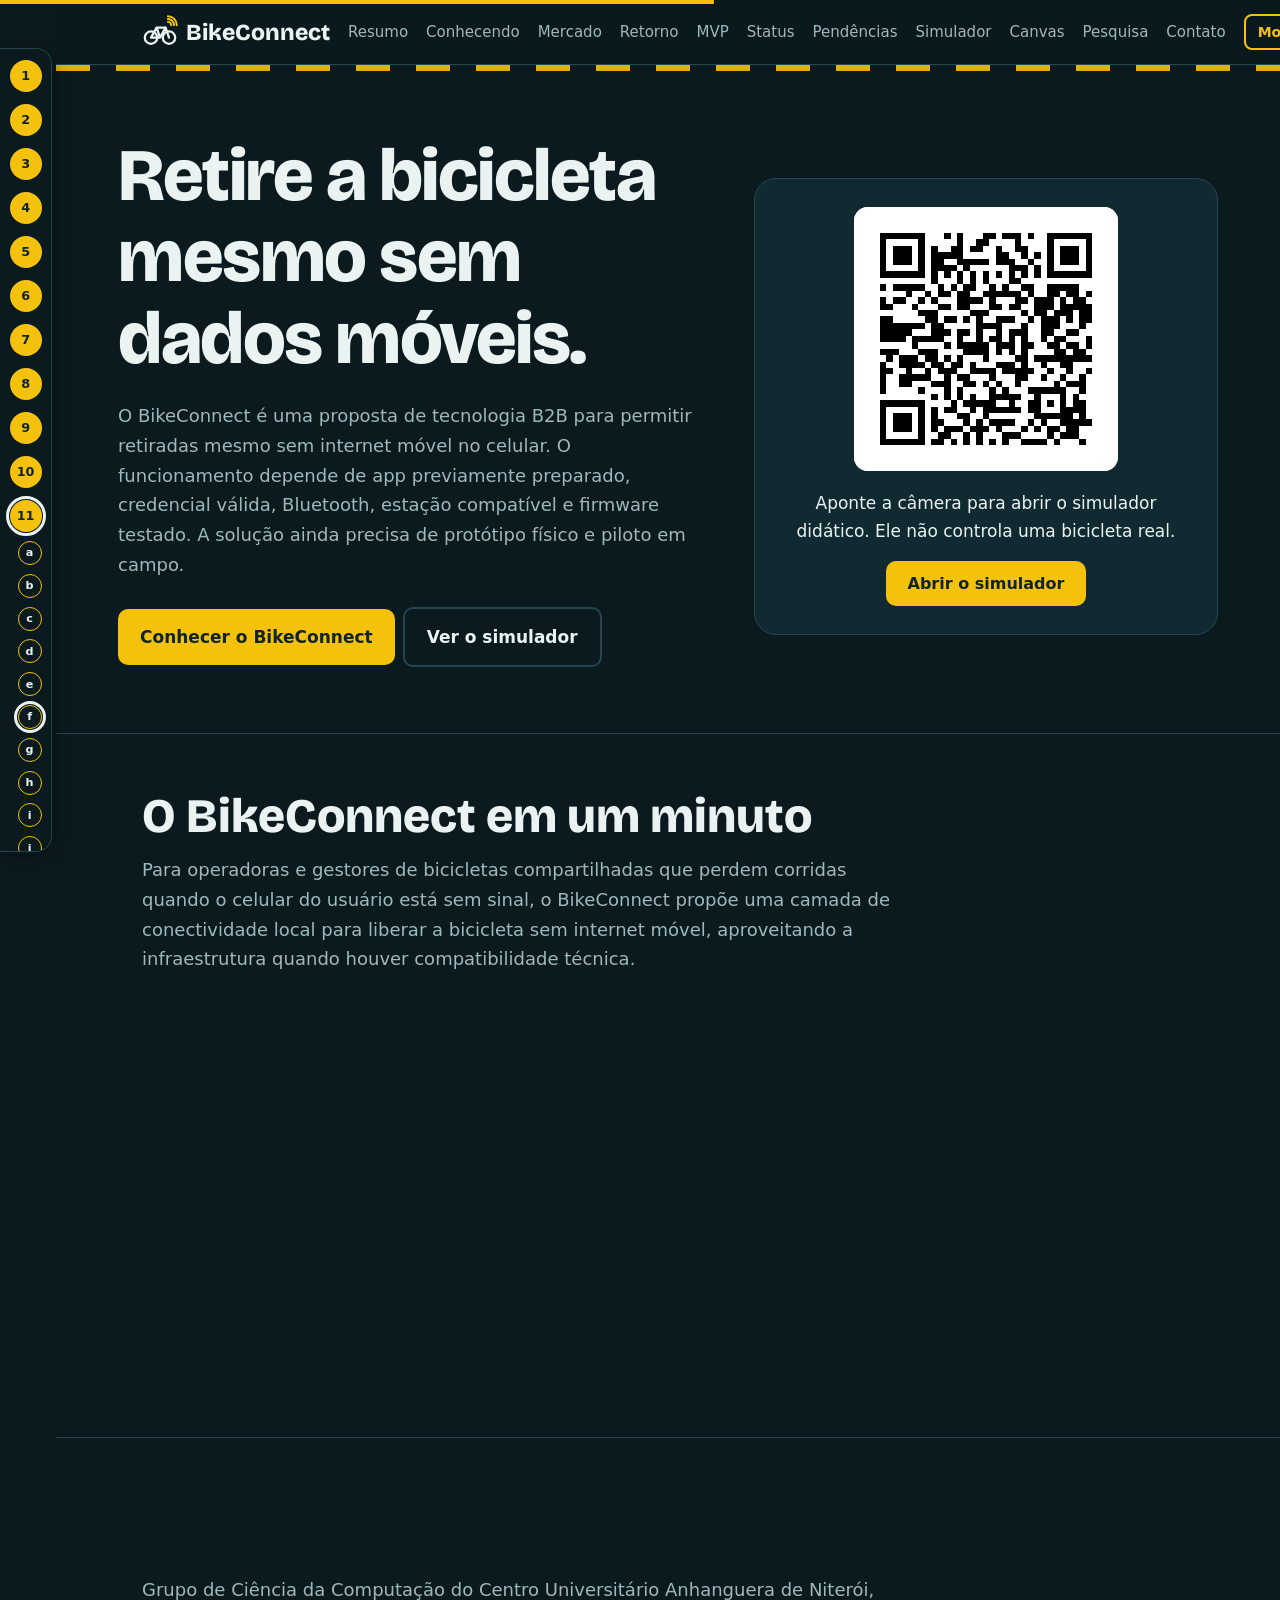
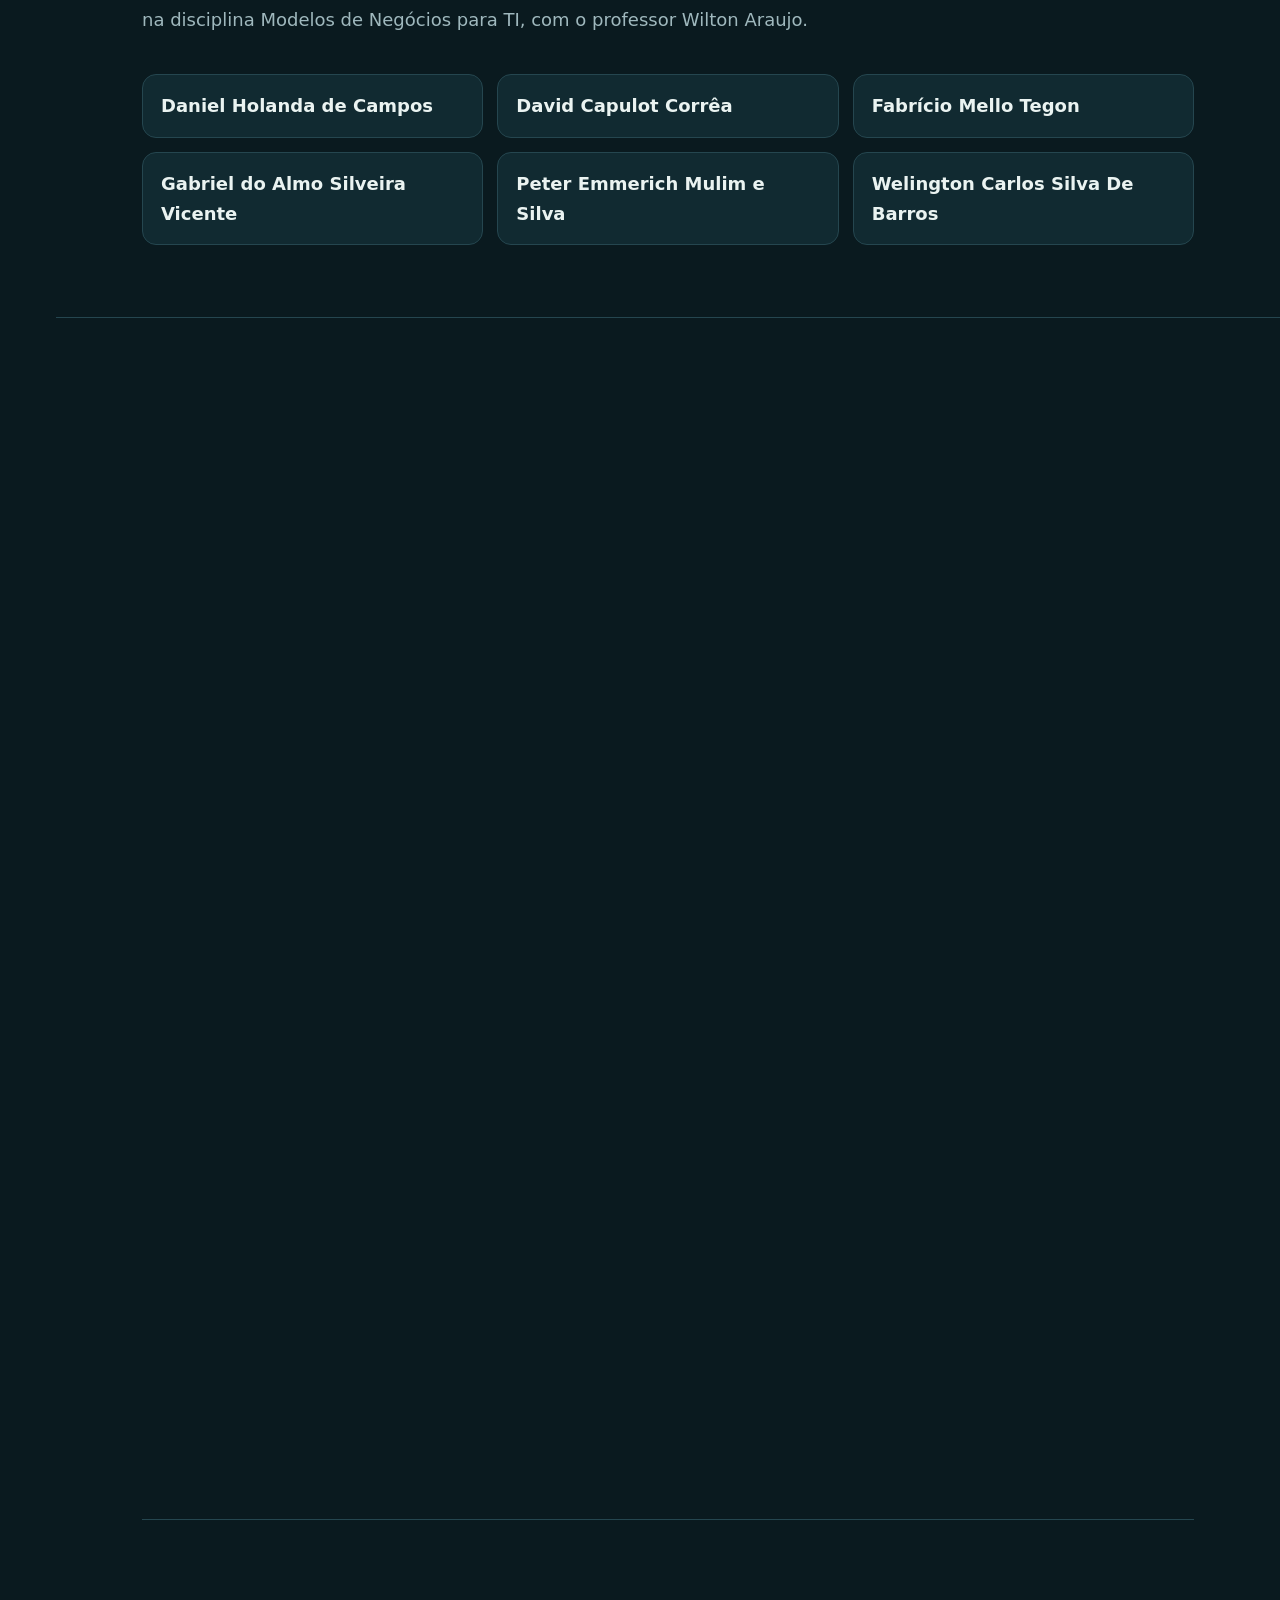
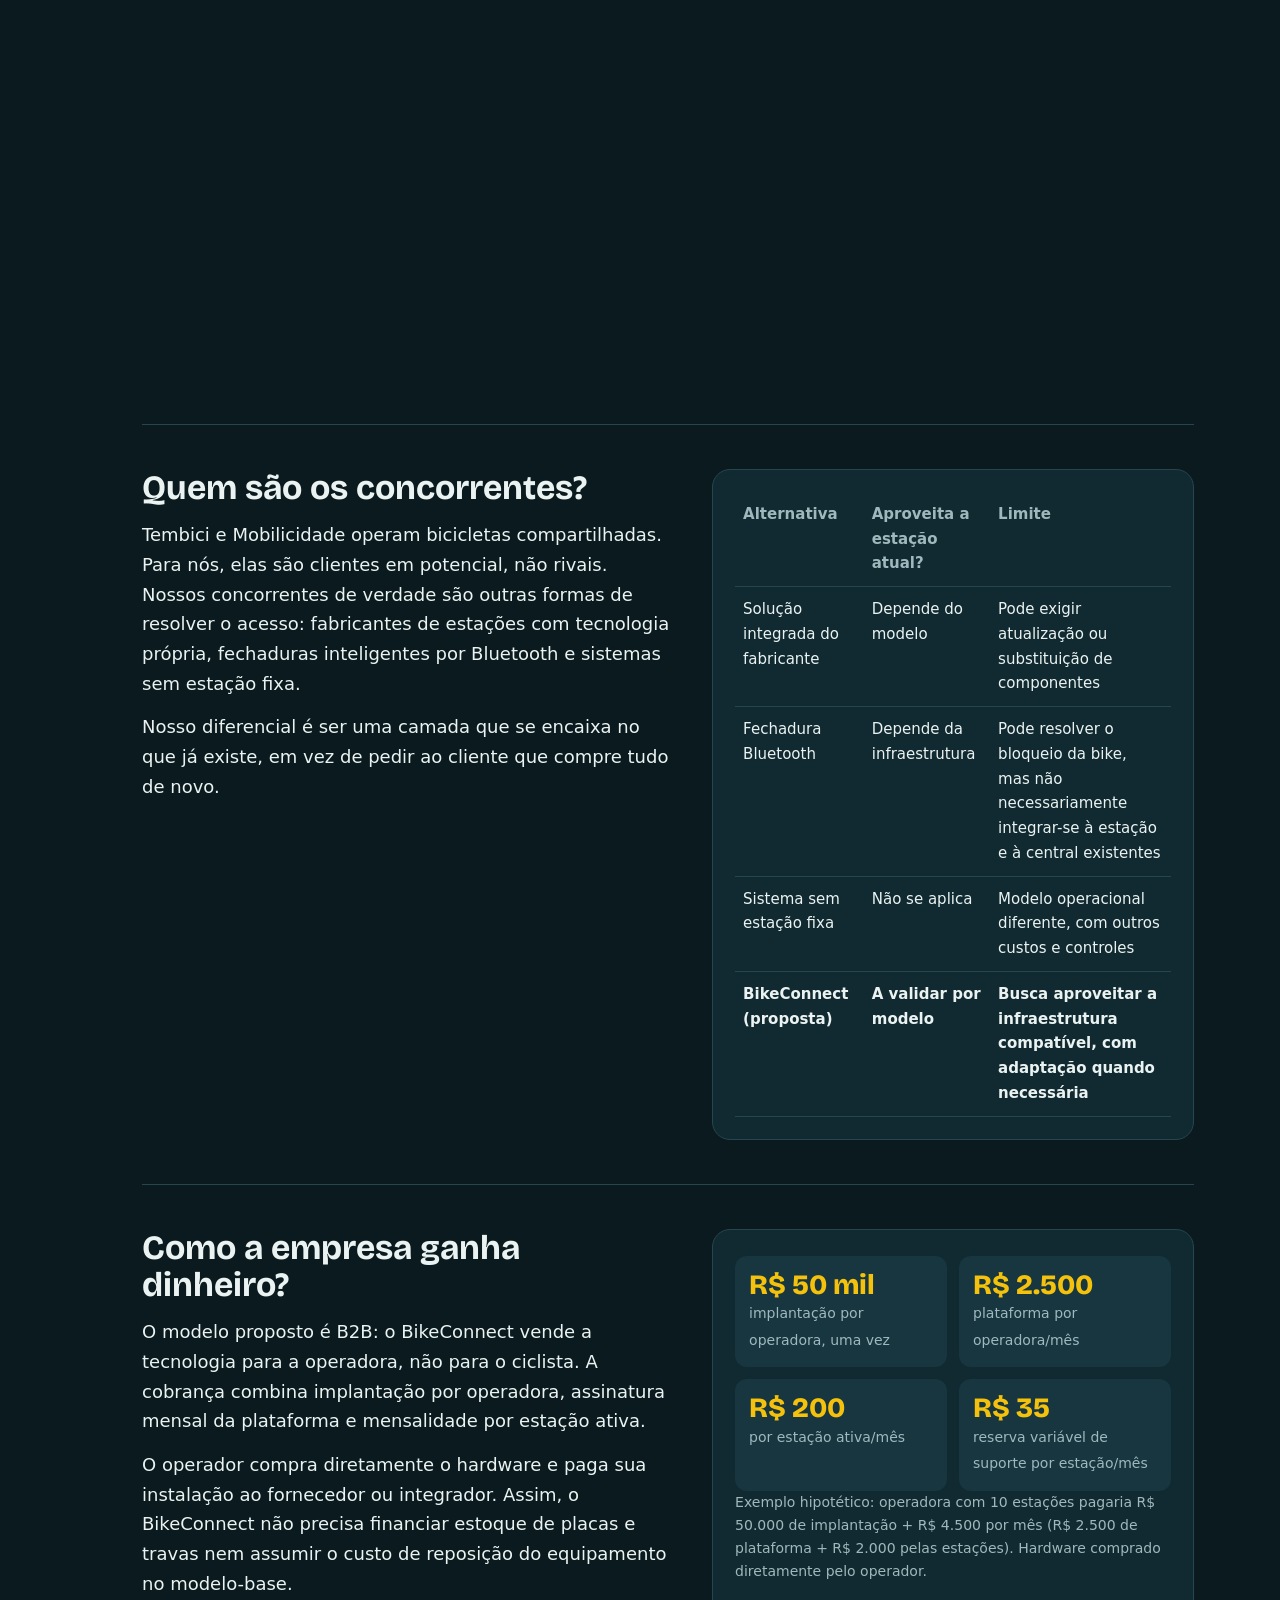
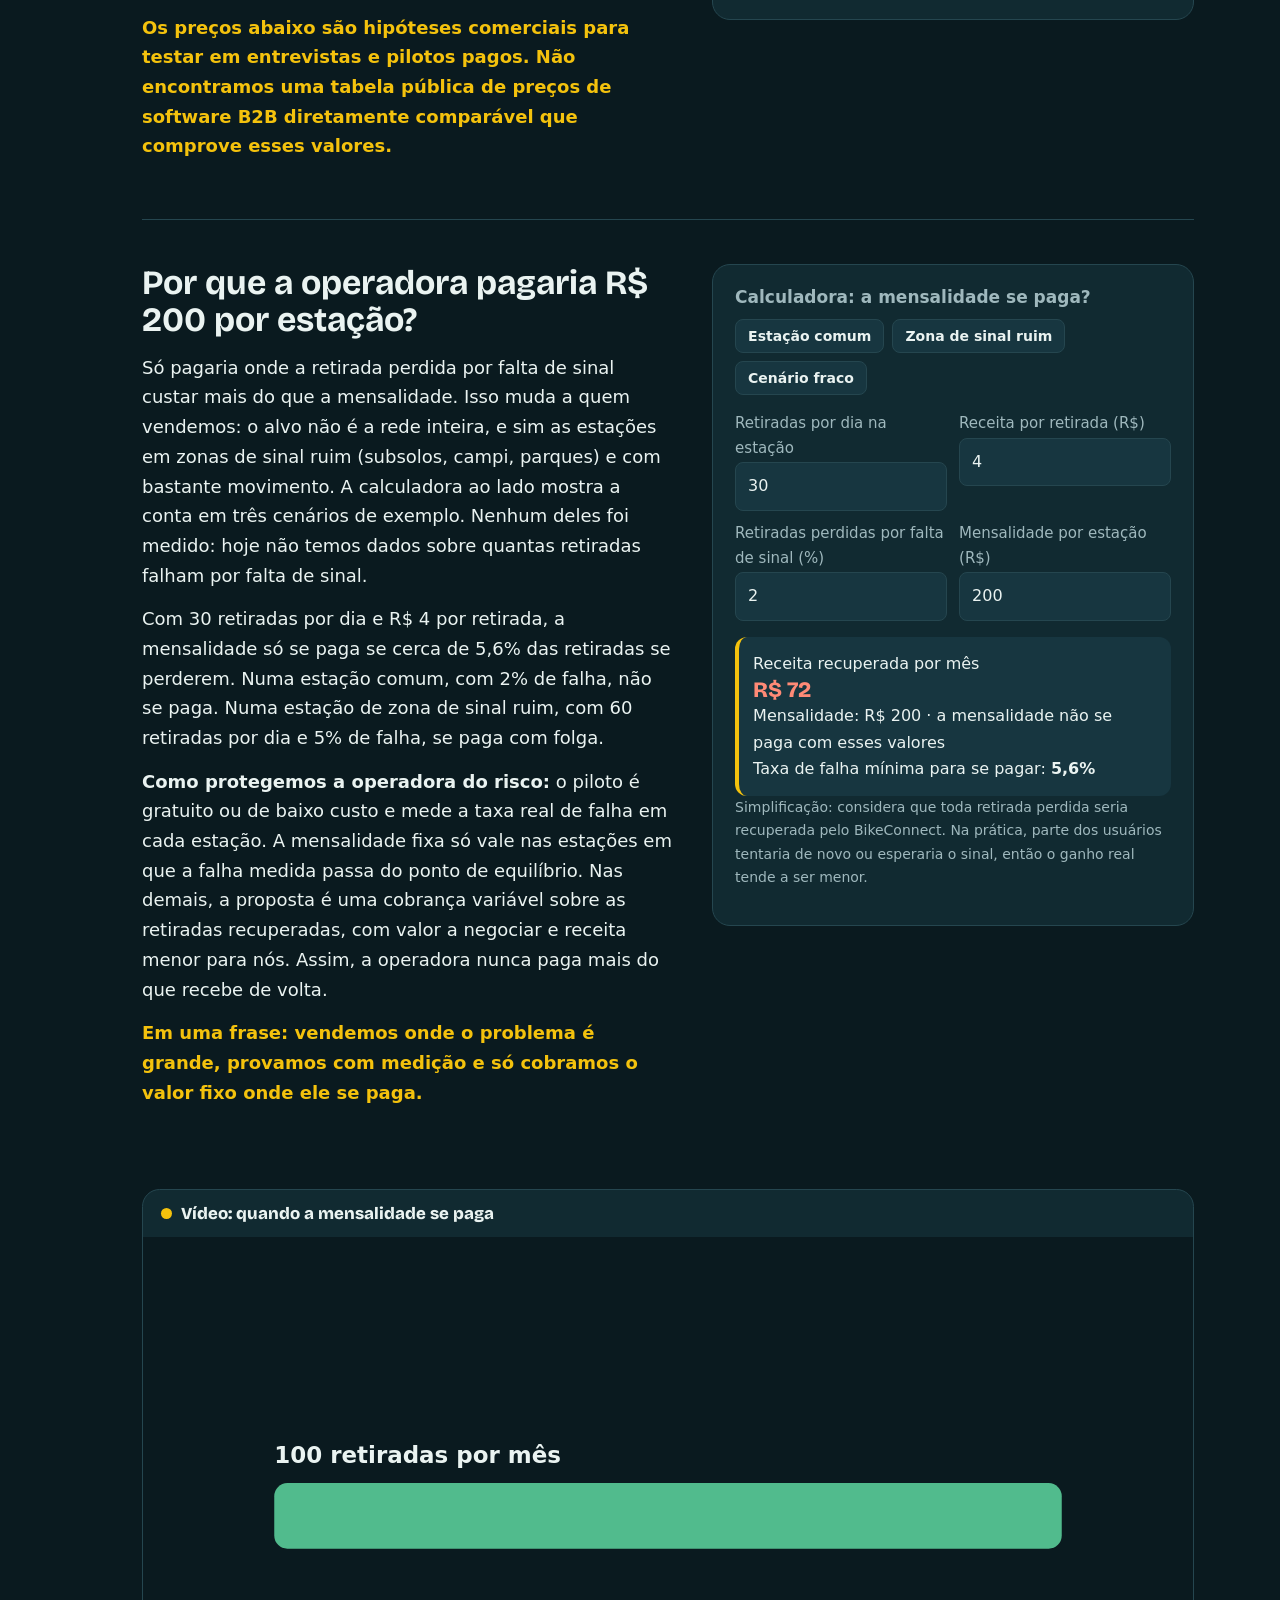
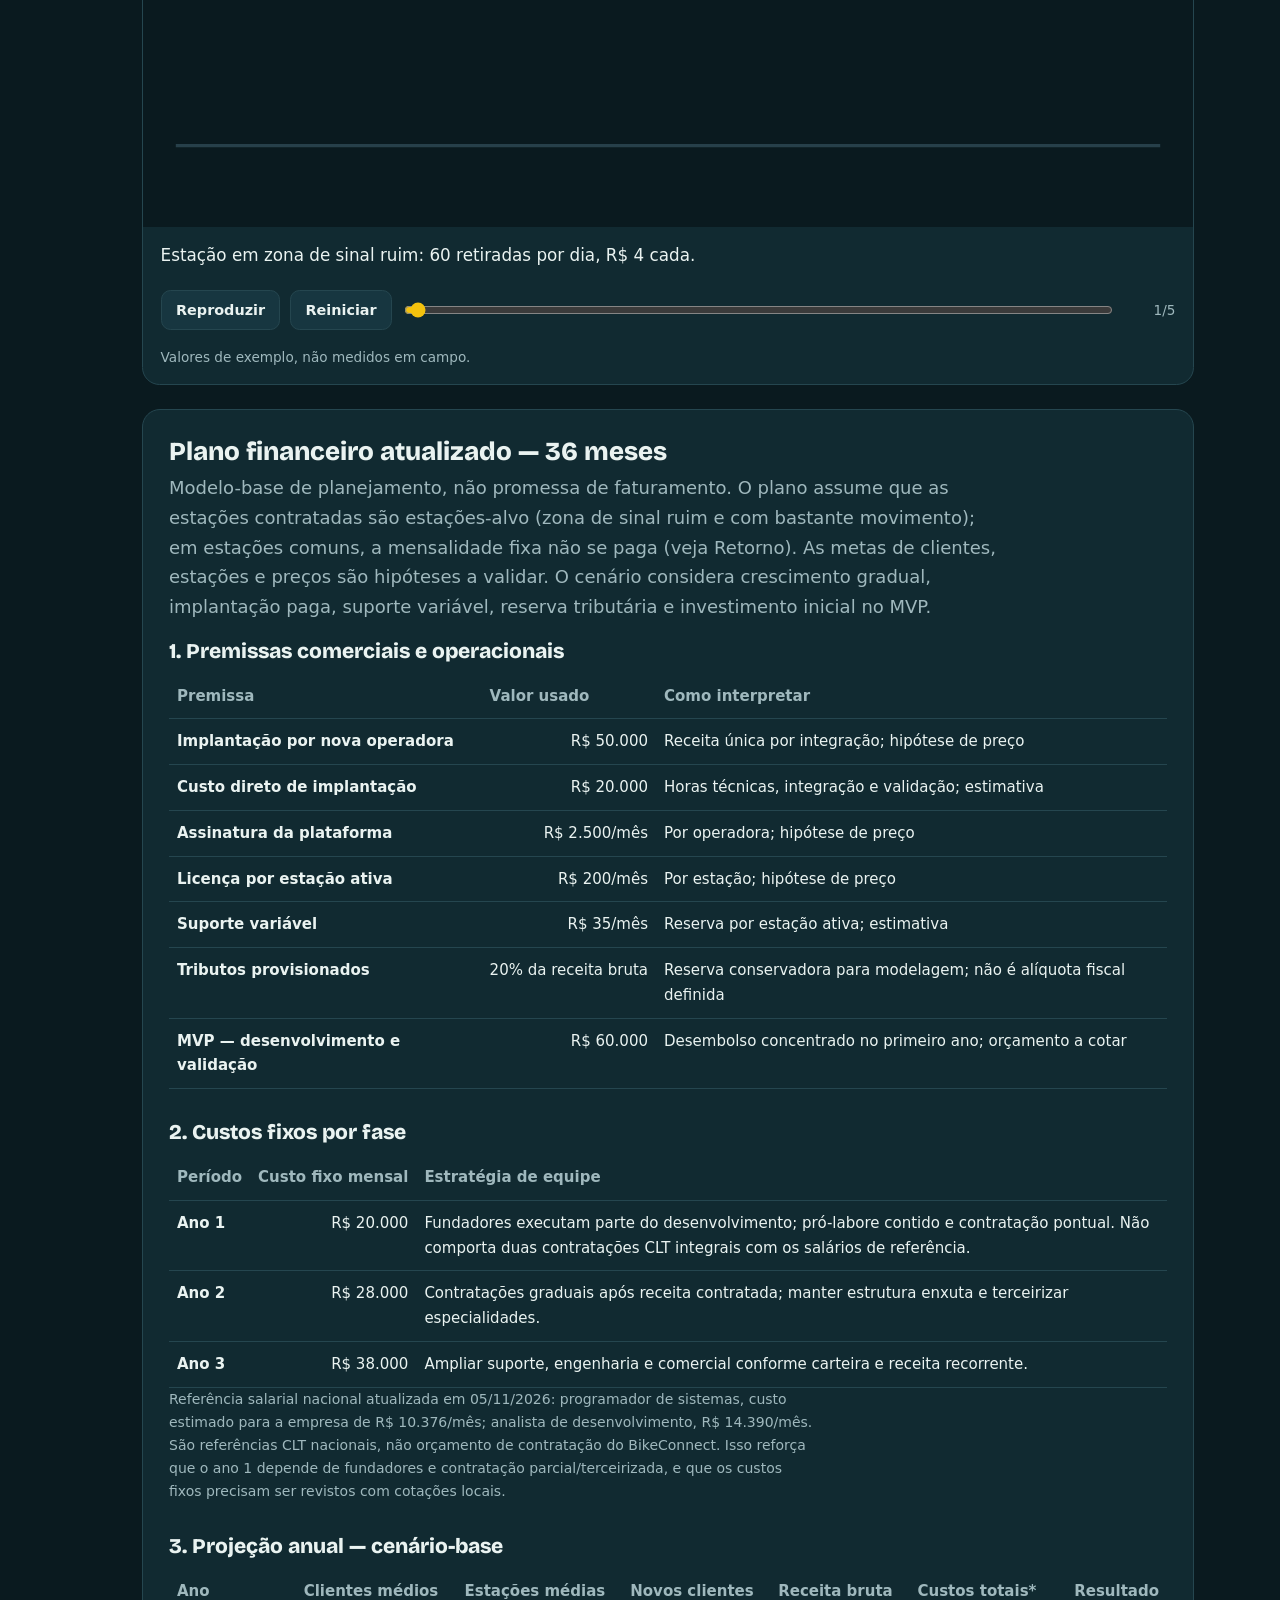
<file: index.html>
<!doctype html>
<html lang="pt-BR">
<head>
<meta charset="utf-8">
<meta name="viewport" content="width=device-width, initial-scale=1, viewport-fit=cover">
<title>BikeConnect · Bicicleta compartilhada sem depender de internet</title>
<meta name="description" content="BikeConnect: proposta B2B de conectividade Bluetooth para retirada de bicicletas compartilhadas sem internet móvel, sujeita a validação técnica e comercial.">
<meta name="theme-color" content="#0a1a1f">
<meta property="og:title" content="BikeConnect | Bicicletas compartilhadas offline">
<meta property="og:description" content="Conheça a proposta, a arquitetura, o modelo de negócio e o simulador do BikeConnect.">
<meta property="og:type" content="website">
<link rel="preconnect" href="https://fonts.googleapis.com"><link rel="preconnect" href="https://fonts.gstatic.com" crossorigin>
<link href="https://fonts.googleapis.com/css2?family=Bricolage+Grotesque:wght@600;800&display=swap" rel="stylesheet">
<style>
:root{--bg:#0a1a1f;--sf:#112a31;--sf2:#173640;--ink:#eaf3f1;--mute:#9fb8bd;--sig:#f4c20d;--teal:#3cc4d6;--line:#25464f;--red:#e5533d;--ok:#2fb57a}
*{box-sizing:border-box}html{scroll-behavior:smooth;scroll-padding-top:88px}
body{margin:0;background:var(--bg);color:var(--ink);font:18px/1.65 system-ui,-apple-system,"Segoe UI",Roboto,sans-serif;padding-bottom:env(safe-area-inset-bottom)}
h1,h2,h3{font-family:"Bricolage Grotesque",system-ui,sans-serif;line-height:1.1;margin:0}
a{color:var(--sig)}:focus-visible{outline:3px solid var(--teal);outline-offset:3px}
.wrap{max-width:1100px;margin:0 auto;padding:0 24px}
header{position:sticky;top:0;z-index:5;background:rgba(10,26,31,.94);backdrop-filter:blur(8px);padding-top:env(safe-area-inset-top);border-bottom:1px solid var(--line)}
header .wrap{display:flex;justify-content:space-between;align-items:center;gap:18px;min-height:64px}
.logo{font:800 23px "Bricolage Grotesque",sans-serif;text-decoration:none;color:var(--ink)}.logo i{display:inline-block;width:12px;height:12px;border-radius:50%;background:var(--sig);margin-right:8px}
nav{display:flex;align-items:center;gap:18px;min-width:0}
nav a{margin:0;text-decoration:none;color:var(--mute);font-size:15px;white-space:nowrap}
nav a:hover{color:var(--ink)}
.hero{padding:64px 0 56px;display:grid;grid-template-columns:1.25fr 1fr;gap:56px;align-items:center;background:linear-gradient(var(--bg),var(--bg)) padding-box}
.hero h1{font-size:clamp(40px,6.2vw,74px);font-weight:800;letter-spacing:-.02em}
.hero p{color:var(--mute);max-width:33em;margin:22px 0 28px}
.road{height:6px;margin:0;background:repeating-linear-gradient(90deg,var(--sig) 0 34px,transparent 34px 60px);opacity:.9}
.btn{display:inline-block;padding:14px 22px;border-radius:10px;font-weight:700;text-decoration:none;font-size:17px;background:var(--sig);color:#11242c;margin:0 8px 10px 0}
.btn.ghost{background:transparent;color:var(--ink);border:2px solid var(--line)}
.qr{background:var(--sf);border:1px solid var(--line);border-radius:22px;padding:28px;text-align:center}
#qr{background:#fff;border-radius:14px;overflow:hidden;width:min(100%,264px);margin:0 auto;line-height:0}
#qr svg{display:block;width:100%;height:auto}
.qr p{margin:18px 0 8px;color:var(--ink);font-size:17px}.qr a{word-break:break-all;font-size:14px}
section{padding:72px 0;border-top:1px solid var(--line)}
h2{font-size:clamp(30px,4.4vw,48px);font-weight:800;margin-bottom:12px}
.lead{color:var(--mute);max-width:42em;margin:0 0 40px}
.q{display:grid;grid-template-columns:1.1fr 1fr;gap:40px;padding:44px 0;border-top:1px solid var(--line);align-items:start}
.q:first-of-type{border-top:0;padding-top:8px}
.q h3{font-size:clamp(25px,3.2vw,34px);margin-bottom:14px}
.q p{margin:0 0 14px;max-width:34em}.q p.k{color:var(--sig);font-weight:600}
.vis{background:var(--sf);border:1px solid var(--line);border-radius:18px;padding:22px;font-size:16px}
.q>div{min-width:0}.vis{overflow-x:auto}
.vis h4{margin:0 0 12px;font:700 17px system-ui;color:var(--mute)}
.chk{list-style:none;margin:0;padding:0}.chk li{display:flex;gap:12px;align-items:center;padding:9px 0;border-bottom:1px solid var(--line)}.chk li:last-child{border:0}
.dot{flex:0 0 26px;height:26px;border-radius:50%;display:grid;place-items:center;font-weight:800;font-size:15px;background:var(--ok);color:#fff}.dot.x{background:var(--red)}
.flow{display:flex;flex-direction:column;gap:0}
.nd{background:var(--sf2);border-radius:12px;padding:10px 14px;display:flex;flex-direction:column}.nd b{font-size:16px}.nd span{color:var(--mute);font-size:14px}
.ar{align-self:center;color:var(--sig);font-size:20px;line-height:1.2;padding:2px 0}
.cmp{display:grid;grid-template-columns:1fr 1fr;gap:12px}.cmp>div{background:var(--sf2);border-radius:12px;padding:14px}.cmp b{display:block;margin-bottom:4px}
table{width:100%;border-collapse:collapse;font-size:15px}th,td{text-align:left;padding:10px 8px;border-bottom:1px solid var(--line);vertical-align:top}th{color:var(--mute);font-weight:600}
.big{display:grid;grid-template-columns:1fr 1fr;gap:12px;margin-top:4px}.big div{background:var(--sf2);border-radius:12px;padding:14px}.big b{display:block;font:800 28px "Bricolage Grotesque";color:var(--sig);line-height:1.1}.big span{font-size:14px;color:var(--mute)}
.tl{display:grid;gap:12px}.tl div{border-left:4px solid var(--sig);padding:2px 0 2px 14px}.tl b{display:block}.tl span{color:var(--mute);font-size:15px}
.rng{position:relative;height:28px;background:var(--sf2);border-radius:8px;margin:6px 0 4px}.rng i{position:absolute;top:0;bottom:0;border-radius:8px}
.ax{display:flex;justify-content:space-between;color:var(--mute);font-size:13px}.leg{font-size:14px;margin:12px 0 2px;display:flex;align-items:center;gap:8px}.leg u{width:14px;height:14px;border-radius:4px;display:inline-block}
.bmc{display:grid;gap:12px;grid-template-columns:repeat(5,1fr);grid-template-areas:"pa at pv rc sg" "pa rr pv ca sg" "cu cu cu rv rv"}
.bmc>div{background:var(--sf);border:1px solid var(--line);border-radius:14px;padding:16px;font-size:15px}
.bmc h3{font-size:18px;margin-bottom:8px;color:var(--sig)}.bmc ul{margin:0;padding-left:18px}.bmc li{margin:0 0 6px}
.bmc .pv{border:2px solid var(--sig)}
.sec{margin:8px 0 0;background:var(--sf);border:1px solid var(--line);border-radius:18px;padding:26px}
.sec h4{font:800 26px "Bricolage Grotesque";margin:0 0 6px}.sec>p{color:var(--mute);margin:0 0 16px;max-width:46em}
.sec .tw{overflow-x:auto}.sec table{min-width:640px}.sec td:first-child{font-weight:700;width:20%}.sec td:nth-child(2){color:var(--mute);width:30%}
button.btn{font-family:inherit;cursor:pointer}.addr{display:block;font:800 clamp(19px,3.4vw,24px) "Bricolage Grotesque",sans-serif;color:var(--sig);margin:0 0 16px;word-break:break-all}.ok-msg{display:block;min-height:1.5em;margin-top:8px;color:var(--ok);font-size:15px}
.ct{display:grid;grid-template-columns:1fr 1fr;gap:24px}.ct .card p{margin:10px 0 18px}.ct .card .btn{margin:0}
.fin h5{font:800 21px "Bricolage Grotesque",sans-serif;margin:30px 0 10px}.fin h5:first-of-type{margin-top:8px}
.fin table{min-width:0}.fin td:first-child{width:auto;font-weight:600}.fin td:nth-child(2){color:var(--ink);width:auto}.fin td.n,.fin th.n{text-align:right;white-space:nowrap}
.fin tr.tot td{font-weight:800;border-top:2px solid var(--line)}.fin .neg{color:#ff8a76}.fin .pos{color:#5fd8a0}
.eso{display:grid;grid-template-columns:repeat(3,1fr);gap:12px}.eso>div{border-radius:14px;padding:16px;background:var(--sf2)}
.eso h6{margin:0 0 8px;font:800 18px "Bricolage Grotesque",sans-serif}.eso p{margin:0 0 8px;font-size:15px}.eso b{display:block;font:800 23px "Bricolage Grotesque",sans-serif;line-height:1.15}
.eso .in b{color:var(--ok)}.eso .out b{color:#ff8a76}.eso .left{border:2px solid var(--sig)}.eso .left b{color:var(--sig)}
.ch.arch text{fill:var(--ink);font-size:14px}.ch.arch .m{fill:var(--mute);font-size:13px}.ch.arch .z{fill:var(--sig);font-size:14px;font-weight:700}.pill{display:inline-block;padding:2px 10px;border-radius:99px;font-size:14px;font-weight:700;background:var(--line);color:var(--ink)}.pill.ok{background:var(--ok);color:#fff}.pill.wip{background:var(--sig);color:#11242c}
.ch{width:100%;height:auto;display:block}.ch text{fill:var(--mute);font-size:12px;font-family:system-ui}.ch .ln{stroke:var(--line)}
.fin .two2{display:grid;grid-template-columns:1fr 1fr;gap:24px}
.src{font-size:14px;color:var(--mute);margin-top:6px}
.sim{width:100%;height:1020px;border:1px solid var(--line);border-radius:18px;background:var(--bg)}
.two{display:grid;grid-template-columns:1fr 1fr;gap:24px}
.card{background:var(--sf);border:1px solid var(--line);border-radius:18px;padding:28px}.card h3{font-size:26px}.tag{color:var(--sig);font-size:15px;margin:4px 0 14px;font-weight:600}
dt{font-weight:700;font-size:15px;margin-top:12px;color:var(--teal)}dd{margin:2px 0 0}dl{margin:0}
.note{border-left:4px solid var(--sig);padding:4px 0 4px 18px;margin-top:32px;max-width:48em}
.team{list-style:none;margin:0;padding:0;display:grid;grid-template-columns:repeat(3,1fr);gap:14px}.team li{background:var(--sf);border:1px solid var(--line);border-radius:14px;padding:16px 18px;font-weight:600}
footer{border-top:1px solid var(--line);padding:32px 0 40px;color:var(--mute);font-size:15px}
@media(max-width:1000px){.bmc{grid-template-columns:1fr 1fr;grid-template-areas:"sg sg" "pv pv" "pa at" "rr ca" "rc rc" "cu rv"}}
@media(max-width:820px){.eso,.fin .two2{grid-template-columns:1fr}.ct{grid-template-columns:1fr}.hero,.q,.two{grid-template-columns:1fr}.hero{padding-top:40px;gap:36px}.q{gap:22px}.team{grid-template-columns:1fr 1fr}.sim{height:1120px}header .wrap{height:auto;min-height:64px;flex-wrap:wrap;padding-top:8px;padding-bottom:8px}nav{width:100%;overflow-x:auto;overscroll-behavior-x:contain;padding:2px 0 7px;scrollbar-width:thin}nav a{font-size:14px}html{scroll-padding-top:116px}}
@media(max-width:620px){.bmc{grid-template-columns:1fr;grid-template-areas:"sg" "pv" "pa" "at" "rr" "rc" "ca" "cu" "rv"}}
@media(max-width:480px){body{font-size:17px}.wrap{padding:0 18px}.team,.cmp,.big{grid-template-columns:1fr}.sim{height:2120px}.hero h1{font-size:clamp(36px,11vw,52px)}.card{padding:22px}.sec{padding:18px}}
@media(prefers-reduced-motion:reduce){html{scroll-behavior:auto}}
.idx{display:grid;grid-template-columns:repeat(4,1fr);gap:10px;margin-top:24px}.idx a{background:var(--sf);border:1px solid var(--line);border-radius:12px;padding:12px 14px;text-decoration:none;color:var(--ink);font-weight:600;font-size:16px}.idx a:hover{border-color:var(--sig)}.idx span{color:var(--sig);margin-right:8px;font-weight:800}.card ul{margin:12px 0 0;padding-left:20px}.card li{margin:0 0 8px}#resumo{padding-top:56px}@media(max-width:820px){.idx{grid-template-columns:1fr 1fr}}@media(max-width:480px){.idx{grid-template-columns:1fr}}
.roi label{display:block;font-size:0.9375rem;color:var(--mute);margin:0.625rem 0 0.125rem}.roi input{width:100%;padding:0.625rem 0.75rem;border-radius:0.5rem;border:0.0625rem solid var(--line);background:var(--sf2);color:var(--ink);font:inherit}.roi .g{display:grid;grid-template-columns:1fr 1fr;gap:0 0.75rem}.roi .res{margin-top:1rem;padding:0.875rem;border-radius:0.75rem;background:var(--sf2);border-left:0.25rem solid var(--sig)}.roi .res b{font:800 1.375rem "Bricolage Grotesque",sans-serif;display:block}.roi .res.no b{color:#ff8a76}.roi .res.yes b{color:#5fd8a0}@media(max-width:30em){.roi .g{grid-template-columns:1fr}}
.pmbtn{font:700 0.875rem system-ui;padding:0.5rem 0.75rem;border-radius:0.5rem;border:0.125rem solid var(--sig);background:transparent;color:var(--sig);cursor:pointer;white-space:nowrap}.pmbtn[aria-pressed=true]{background:var(--sig);color:#11242c}.roi .pre{display:flex;flex-wrap:wrap;gap:0.5rem;margin-bottom:0.375rem}.roi .pre button{font:600 0.875rem system-ui;padding:0.5rem 0.75rem;border-radius:0.5rem;border:0.0625rem solid var(--line);background:var(--sf2);color:var(--ink);cursor:pointer}body.pres .ph{display:none!important}
.logo{display:inline-flex;align-items:center;gap:0.5rem}.logo .lg{width:2.25rem;height:2.25rem;flex:none}
.qr a.qbtn{display:inline-block;margin-top:0.5rem;padding:0.8125rem 1.375rem;border-radius:0.625rem;background:var(--sig);color:#11242c;font:700 1rem system-ui;text-decoration:none;word-break:normal}
body{padding-left:calc(3.5rem + env(safe-area-inset-left,0rem))}
#sidenav{position:fixed;left:0;top:0;bottom:0;margin:auto 0;height:max-content;z-index:60;display:flex;flex-direction:column;align-items:stretch;justify-content:flex-start;gap:.15rem;width:auto;max-height:calc(100dvh - 6rem);overflow-x:hidden;overflow-y:auto;padding:.4rem .3rem .4rem calc(.3rem + env(safe-area-inset-left,0rem));background:var(--bg);border:thin solid var(--line);border-left:0;border-radius:0 1rem 1rem 0;box-shadow:.15rem .15rem 1rem rgba(0,0,0,.3)}
#sidenav a{display:flex;align-items:center;justify-content:flex-start;width:100%;box-sizing:border-box;min-height:2.6rem;gap:.7rem;padding:.3rem;border-radius:.7rem;color:var(--ink);text-decoration:none;white-space:nowrap;font:600 .95rem system-ui}
#sidenav a span{flex:none;box-sizing:border-box;width:2rem;height:2rem;padding:0;margin:0;border-radius:50%;background:var(--sig);color:#11242c;display:flex;align-items:center;justify-content:center;text-align:center;font:800 .8rem/1 system-ui;font-variant-numeric:tabular-nums}
#sidenav .l{display:none;padding-right:.5rem}
#sidenav:hover .l,#sidenav:focus-within .l{display:inline}
#sidenav a:hover,#sidenav a:focus-visible{background:var(--sf)}
#sidenav a[aria-current=true] span{outline:.2rem solid var(--ink);outline-offset:.1rem}
@media(min-width:95em){body{padding-left:0}#sidenav .l{display:inline}}
#intro{display:none;position:fixed;inset:0;z-index:100;background:var(--bg,#0a1a1f);color:#eaf3f1;flex-direction:column;align-items:center;justify-content:center;gap:0.875rem;text-align:center;padding:1.5rem;cursor:pointer;transition:opacity .5s}
.intro-on #intro{display:flex}#intro.out{opacity:0;pointer-events:none}
#intro .im{width:min(48vw,13.125rem);height:auto}
#intro .w{stroke-dasharray:100;stroke-dashoffset:100;animation:idr 1.1s ease forwards}
#intro .a1,#intro .a2,#intro .a3,#intro .it,#intro p,#intro small{opacity:0;animation:ipop .5s ease forwards}
#intro .a1{animation-delay:.9s}#intro .a2{animation-delay:1.1s}#intro .a3{animation-delay:1.3s}
#intro .it{font:800 clamp(2rem,9vw,3.25rem) "Bricolage Grotesque",system-ui,sans-serif;animation-delay:1s}#intro .it b{color:var(--sig)}
#intro p{margin:0;font-size:clamp(0.9375rem,4vw,1.1875rem);color:#9db3ba;animation-delay:1.3s}#intro small{color:#9db3ba;font-size:0.8125rem;animation-delay:1.6s}
@keyframes idr{to{stroke-dashoffset:0}}@keyframes ipop{to{opacity:1}}
@media(prefers-reduced-motion:reduce){#intro *{animation:none!important;opacity:1!important;stroke-dashoffset:0!important}#sidenav,#intro{transition:none}}
#sidenav{overscroll-behavior:contain}
#sidenav .grp{display:flex;flex-direction:column}
#sidenav .subs{display:none;flex-direction:column;gap:.05rem;margin:0 0 .3rem;padding-left:.5rem}
#sidenav .grp.on .subs{display:flex}
#sidenav .s{min-height:2rem;padding:.2rem .3rem;font-size:.85rem;font-weight:500}
#sidenav .s span{width:1.5rem;height:1.5rem;font-size:.7rem;background:transparent;color:var(--ink);border:.1rem solid var(--sig);box-sizing:border-box}
#sidenav .x span{background:transparent;color:var(--ink);border:.1rem solid var(--sig)}
#sidenav .sep{border:0;border-top:thin solid var(--line);width:calc(100% - .6rem);margin:.35rem .3rem}
#sidenav .grp.on>.m span{outline:.2rem solid var(--ink);outline-offset:.1rem}
#sidenav a span{transition:transform .2s ease}
#sidenav a:hover span{transform:scale(1.12)}
#prog{position:fixed;top:0;left:0;width:100%;height:.25rem;background:var(--sig);transform-origin:0 50%;transform:scaleX(0);z-index:90;pointer-events:none}
.rv{opacity:0}
.rv.in{opacity:1;animation:rise .75s cubic-bezier(.2,.7,.2,1) backwards}
@keyframes rise{from{opacity:0;transform:translateY(1.6rem)}}
.card,.vis{transition:transform .25s ease,box-shadow .25s ease,border-color .25s ease}
.card:hover,.vis:not(.roi):hover{transform:translateY(-.2rem);box-shadow:0 .7rem 1.6rem rgba(0,0,0,.28)}
.card:hover{border-color:var(--sig)}
.btn{transition:transform .2s ease,box-shadow .2s ease}
.btn:hover{transform:translateY(-.15rem);box-shadow:0 .5rem 1rem rgba(0,0,0,.3)}
.qr #qr{animation:flt 6s ease-in-out infinite}
@keyframes flt{50%{transform:translateY(-.45rem)}}
svg.ch path[marker-end]{stroke-dasharray:.5rem .4rem;animation:flow 1.1s linear infinite}
@keyframes flow{to{stroke-dashoffset:-.9rem}}
.logo .lg g:last-child path{animation:pls 2.4s ease-in-out infinite}
.logo .lg g:last-child path:nth-child(2){animation-delay:.2s}.logo .lg g:last-child path:nth-child(3){animation-delay:.4s}
@keyframes pls{0%,100%{opacity:.3}40%{opacity:1}}
@media(prefers-reduced-motion:no-preference){html{scroll-behavior:smooth}}
@media(prefers-reduced-motion:reduce){.rv{opacity:1}.rv.in{animation:none}.qr #qr,svg.ch path[marker-end],.logo .lg g path,#sidenav a span{animation:none;transition:none}#prog{display:none}}
.vid{margin:1.5rem 0;background:var(--sf);border:thin solid var(--line);border-radius:1.1rem;overflow:hidden}
.vid .vh{display:flex;gap:.6rem;align-items:center;padding:.8rem 1.1rem;font:800 1.05rem "Bricolage Grotesque",system-ui,sans-serif;color:var(--ink)}
.vid .vh i{display:inline-block;width:.7rem;height:.7rem;border-radius:50%;background:var(--sig)}
.vid svg.vs{display:block;width:100%;height:auto;background:var(--bg)}
.vid text{font-family:system-ui,sans-serif}
.vid .el{opacity:0;transition:opacity .45s ease}.vid .el.on{opacity:1}
.vid .mv{transition:transform 1.3s cubic-bezier(.4,0,.2,1)}
.vid.snap .mv,.vid.snap .el{transition:none}
.vid .bar{transform-box:fill-box;transform-origin:0 50%}
.vid .spin{transform-box:fill-box;transform-origin:center;animation:vspin 1s linear infinite}
@keyframes vspin{to{transform:rotate(360deg)}}
.vid .pls path{animation:pls 1.4s ease-in-out infinite}.vid .pls path:nth-child(2){animation-delay:.2s}.vid .pls path:nth-child(3){animation-delay:.4s}
.vid .dash{stroke-dasharray:.5rem .4rem;animation:flow 1.1s linear infinite}
.vid figcaption{padding:.9rem 1.1rem .3rem;font-size:1.05rem;min-height:3.4rem;color:var(--ink)}
.vid .vc{display:flex;flex-wrap:wrap;gap:.6rem;align-items:center;padding:.5rem 1.1rem 1rem}
.vid .vc button{border:thin solid var(--line);background:var(--sf2);color:var(--ink);border-radius:.6rem;padding:.5rem .9rem;font:600 .9rem system-ui;cursor:pointer;min-height:2.5rem}
.vid .vc input{flex:1;min-width:8rem;accent-color:var(--sig)}
.vid .vc span{font-size:.85rem;color:var(--mute);min-width:3.2rem;text-align:right}
.vid .vn{margin:0;padding:0 1.1rem 1rem;font-size:.85rem;color:var(--mute)}
@media(prefers-reduced-motion:reduce){.vid .mv,.vid .el{transition-duration:.01s}.vid .spin,.vid .pls path,.vid .dash{animation:none}}
.vid video{display:block;width:100%;height:auto;max-height:80vh;background:#000}
</style>
<link rel="icon" type="image/svg+xml" href="data:image/svg+xml,%3Csvg xmlns=%22http://www.w3.org/2000/svg%22 viewBox=%220 0 64 64%22%3E%3Crect width=%2264%22 height=%2264%22 rx=%2214%22 fill=%22%230a1a1f%22/%3E%3Cg transform=%22translate%282 4%29 scale%28.94%29%22%3E%3Cg fill=%22none%22 stroke=%22%23eaf3f1%22 stroke-width=%224%22 stroke-linecap=%22round%22 stroke-linejoin=%22round%22%3E%3Ccircle cx=%2216%22 cy=%2242%22 r=%2211%22/%3E%3Ccircle cx=%2248%22 cy=%2242%22 r=%2211%22/%3E%3Cpath d=%22M16 42L26 24H42L48 42M26 24L32 42L42 24M16 42H32%22/%3E%3C/g%3E%3Cg fill=%22none%22 stroke=%22%23f4c20d%22 stroke-width=%223.5%22 stroke-linecap=%22round%22%3E%3Cpath d=%22M46 14A6 6 0 0 1 52 20%22/%3E%3Cpath d=%22M46 9A11 11 0 0 1 57 20%22/%3E%3Cpath d=%22M46 4A16 16 0 0 1 62 20%22/%3E%3C/g%3E%3C/g%3E%3C/svg%3E">
<script>document.documentElement.classList.add("intro-on");setTimeout(function(){document.documentElement.classList.remove("intro-on")},5000)</script>
</head>
<body>
<div id="intro" aria-hidden="true"><svg class="im" viewBox="0 0 64 64"><g fill="none" stroke="#eaf3f1" stroke-width="4" stroke-linecap="round" stroke-linejoin="round"><circle class="w" cx="16" cy="42" r="11" pathLength="100"/><circle class="w" cx="48" cy="42" r="11" pathLength="100"/><path class="w" d="M16 42L26 24H42L48 42M26 24L32 42L42 24M16 42H32" pathLength="100"/></g><g fill="none" stroke="#f4c20d" stroke-width="3.5" stroke-linecap="round"><path class="a1" d="M46 14A6 6 0 0 1 52 20"/><path class="a2" d="M46 9A11 11 0 0 1 57 20"/><path class="a3" d="M46 4A16 16 0 0 1 62 20"/></g></svg><div class="it">Bike<b>Connect</b></div><p>Retire a bicicleta mesmo sem dados móveis</p><small>Toque para pular</small></div>
<div id="prog" aria-hidden="true"></div>
<header><div class="wrap"><a class="logo" href="#" aria-label="BikeConnect, início"><svg class="lg" viewBox="0 0 64 64" aria-hidden="true"><g fill="none" stroke="currentColor" stroke-width="4" stroke-linecap="round" stroke-linejoin="round"><circle cx="16" cy="42" r="11"/><circle cx="48" cy="42" r="11"/><path d="M16 42L26 24H42L48 42M26 24L32 42L42 24M16 42H32"/></g><g fill="none" stroke="#f4c20d" stroke-width="3.5" stroke-linecap="round"><path d="M46 14A6 6 0 0 1 52 20"/><path d="M46 9A11 11 0 0 1 57 20"/><path d="M46 4A16 16 0 0 1 62 20"/></g></svg>BikeConnect</a>
<nav aria-label="Navegação principal"><a href="#resumo">Resumo</a><a href="#conhecendo">Conhecendo</a><a href="#mercado">Mercado</a><a href="#retorno">Retorno</a><a href="#mvp">MVP</a><a href="#status">Status</a><a href="#auditoria">Pendências</a><a href="#simulador">Simulador</a><a href="#canvas">Canvas</a><a href="#pesquisa">Pesquisa</a><a href="#contato">Contato</a><button type="button" class="pmbtn" id="pm" aria-pressed="false">Modo apresentação</button></nav></div></header>
<nav id="sidenav" aria-label="Ir para uma seção"><div class="grp"><a class="m" href="#resumo" title="A empresa" aria-label="A empresa"><span>1</span><b class="l">A empresa</b></a></div><div class="grp"><a class="m" href="#problema" title="O problema" aria-label="O problema"><span>2</span><b class="l">O problema</b></a><div class="subs"><a class="s" href="#problema-cena" title="A cena, em uma checagem" aria-label="A cena, em uma checagem"><span>a</span><b class="l">A cena, em uma checagem</b></a><a class="s" href="#video-problema" title="Vídeo: o problema" aria-label="Vídeo: o problema"><span>b</span><b class="l">Vídeo: o problema</b></a></div></div><div class="grp"><a class="m" href="#cliente" title="O cliente" aria-label="O cliente"><span>3</span><b class="l">O cliente</b></a></div><div class="grp"><a class="m" href="#solucao" title="A solução" aria-label="A solução"><span>4</span><b class="l">A solução</b></a><div class="subs"><a class="s" href="#solucao-hoje" title="Hoje × com o BikeConnect" aria-label="Hoje × com o BikeConnect"><span>a</span><b class="l">Hoje × com o BikeConnect</b></a></div></div><div class="grp"><a class="m" href="#tecnologia" title="A tecnologia" aria-label="A tecnologia"><span>5</span><b class="l">A tecnologia</b></a><div class="subs"><a class="s" href="#tec-token" title="O caminho do token" aria-label="O caminho do token"><span>a</span><b class="l">O caminho do token</b></a><a class="s" href="#video-tecnologia" title="Vídeo: retirada sem internet" aria-label="Vídeo: retirada sem internet"><span>b</span><b class="l">Vídeo: retirada sem internet</b></a><a class="s" href="#arquitetura" title="Arquitetura" aria-label="Arquitetura"><span>c</span><b class="l">Arquitetura</b></a></div></div><div class="grp"><a class="m" href="#ciberseguranca" title="Cibersegurança" aria-label="Cibersegurança"><span>6</span><b class="l">Cibersegurança</b></a><div class="subs"><a class="s" href="#video-ciberseguranca" title="Vídeo: token falso" aria-label="Vídeo: token falso"><span>a</span><b class="l">Vídeo: token falso</b></a></div></div><div class="grp"><a class="m" href="#valor" title="Proposta de valor" aria-label="Proposta de valor"><span>7</span><b class="l">Proposta de valor</b></a></div><div class="grp"><a class="m" href="#mercado" title="O mercado" aria-label="O mercado"><span>8</span><b class="l">O mercado</b></a></div><div class="grp"><a class="m" href="#concorrentes" title="Concorrência" aria-label="Concorrência"><span>9</span><b class="l">Concorrência</b></a></div><div class="grp"><a class="m" href="#canvas" title="Canvas" aria-label="Canvas"><span>10</span><b class="l">Canvas</b></a></div><div class="grp"><a class="m" href="#monetizacao" title="Monetização" aria-label="Monetização"><span>11</span><b class="l">Monetização</b></a><div class="subs"><a class="s" href="#retorno" title="Retorno por estação" aria-label="Retorno por estação"><span>a</span><b class="l">Retorno por estação</b></a><a class="s" href="#calc-retorno" title="Calculadora" aria-label="Calculadora"><span>b</span><b class="l">Calculadora</b></a><a class="s" href="#video-retorno" title="Vídeo: quando se paga" aria-label="Vídeo: quando se paga"><span>c</span><b class="l">Vídeo: quando se paga</b></a><a class="s" href="#plano-financeiro" title="Plano financeiro" aria-label="Plano financeiro"><span>d</span><b class="l">Plano financeiro</b></a><a class="s" href="#fin-premissas" title="Premissas" aria-label="Premissas"><span>e</span><b class="l">Premissas</b></a><a class="s" href="#fin-custos" title="Custos fixos" aria-label="Custos fixos"><span>f</span><b class="l">Custos fixos</b></a><a class="s" href="#fin-projecao" title="Projeção anual" aria-label="Projeção anual"><span>g</span><b class="l">Projeção anual</b></a><a class="s" href="#fin-cenarios" title="Cenários" aria-label="Cenários"><span>h</span><b class="l">Cenários</b></a><a class="s" href="#fin-metas" title="Metas de crescimento" aria-label="Metas de crescimento"><span>i</span><b class="l">Metas de crescimento</b></a><a class="s" href="#fin-caixa" title="Capital de giro" aria-label="Capital de giro"><span>j</span><b class="l">Capital de giro</b></a><a class="s" href="#fin-equilibrio" title="Ponto de equilíbrio" aria-label="Ponto de equilíbrio"><span>k</span><b class="l">Ponto de equilíbrio</b></a></div></div><div class="grp"><a class="m" href="#crescimento" title="Crescimento" aria-label="Crescimento"><span>12</span><b class="l">Crescimento</b></a><div class="subs"><a class="s" href="#crescer" title="Como poderá crescer" aria-label="Como poderá crescer"><span>a</span><b class="l">Como poderá crescer</b></a><a class="s" href="#potencial" title="Potencial do negócio" aria-label="Potencial do negócio"><span>b</span><b class="l">Potencial do negócio</b></a></div></div><div class="grp"><a class="m" href="#mvp" title="Produto mínimo viável" aria-label="Produto mínimo viável"><span>+</span><b class="l">Produto mínimo viável</b></a><div class="subs"><a class="s" href="#mvp-entra" title="O que entra" aria-label="O que entra"><span>a</span><b class="l">O que entra</b></a><a class="s" href="#mvp-metricas" title="Como medimos o sucesso" aria-label="Como medimos o sucesso"><span>b</span><b class="l">Como medimos o sucesso</b></a></div></div><hr class="sep"><div class="grp"><a class="m x" href="#equipe" title="Equipe" aria-label="Equipe"><span>E</span><b class="l">Equipe</b></a></div><div class="grp"><a class="m x" href="#simulador" title="Simulador" aria-label="Simulador"><span>S</span><b class="l">Simulador</b></a></div><div class="grp"><a class="m x" href="#pesquisa" title="Pesquisa" aria-label="Pesquisa"><span>P</span><b class="l">Pesquisa</b></a><div class="subs"><a class="s" href="#perfil-a" title="Perfil A" aria-label="Perfil A"><span>a</span><b class="l">Perfil A</b></a><a class="s" href="#perfil-b" title="Perfil B" aria-label="Perfil B"><span>b</span><b class="l">Perfil B</b></a><a class="s" href="#pesquisa-ampliar" title="Ampliando a pesquisa" aria-label="Ampliando a pesquisa"><span>c</span><b class="l">Ampliando a pesquisa</b></a></div></div><div class="grp"><a class="m x" href="#status" title="Status do projeto" aria-label="Status do projeto"><span>T</span><b class="l">Status do projeto</b></a></div><div class="grp"><a class="m x" href="#auditoria" title="Pendências" aria-label="Pendências"><span>!</span><b class="l">Pendências</b></a><div class="subs"><a class="s" href="#bloq-tec" title="Bloqueadores técnicos" aria-label="Bloqueadores técnicos"><span>a</span><b class="l">Bloqueadores técnicos</b></a><a class="s" href="#bloq-com" title="Bloqueadores comerciais" aria-label="Bloqueadores comerciais"><span>b</span><b class="l">Bloqueadores comerciais</b></a></div></div><div class="grp"><a class="m x" href="#contato" title="Contato" aria-label="Contato"><span>C</span><b class="l">Contato</b></a></div></nav>
<main>
<div class="road" aria-hidden="true"></div>
<div class="wrap hero">
 <div>
  <h1>Retire a bicicleta mesmo sem dados móveis.</h1>
  <p>O BikeConnect é uma proposta de tecnologia B2B para permitir retiradas mesmo sem internet móvel no celular. O funcionamento depende de app previamente preparado, credencial válida, Bluetooth, estação compatível e firmware testado. A solução ainda precisa de protótipo físico e piloto em campo.</p>
  <a class="btn" href="#conhecendo">Conhecer o BikeConnect</a><a class="btn ghost" href="#simulador">Ver o simulador</a>
 </div>
 <div class="qr">
  <div id="qr"><svg viewBox="0 0 41 41" xmlns="http://www.w3.org/2000/svg" role="img" aria-label="QR Code válido para abrir o simulador BikeConnect" shape-rendering="crispEdges"><rect width="41" height="41" fill="#fff"/><path d="M4 4h1v1h-1zM5 4h1v1h-1zM6 4h1v1h-1zM7 4h1v1h-1zM8 4h1v1h-1zM9 4h1v1h-1zM10 4h1v1h-1zM14 4h1v1h-1zM16 4h1v1h-1zM20 4h1v1h-1zM21 4h1v1h-1zM23 4h1v1h-1zM24 4h1v1h-1zM25 4h1v1h-1zM27 4h1v1h-1zM30 4h1v1h-1zM31 4h1v1h-1zM32 4h1v1h-1zM33 4h1v1h-1zM34 4h1v1h-1zM35 4h1v1h-1zM36 4h1v1h-1zM4 5h1v1h-1zM10 5h1v1h-1zM16 5h1v1h-1zM19 5h1v1h-1zM20 5h1v1h-1zM25 5h1v1h-1zM30 5h1v1h-1zM36 5h1v1h-1zM4 6h1v1h-1zM6 6h1v1h-1zM7 6h1v1h-1zM8 6h1v1h-1zM10 6h1v1h-1zM12 6h1v1h-1zM15 6h1v1h-1zM16 6h1v1h-1zM18 6h1v1h-1zM19 6h1v1h-1zM22 6h1v1h-1zM25 6h1v1h-1zM26 6h1v1h-1zM30 6h1v1h-1zM32 6h1v1h-1zM33 6h1v1h-1zM34 6h1v1h-1zM36 6h1v1h-1zM4 7h1v1h-1zM6 7h1v1h-1zM7 7h1v1h-1zM8 7h1v1h-1zM10 7h1v1h-1zM12 7h1v1h-1zM13 7h1v1h-1zM14 7h1v1h-1zM15 7h1v1h-1zM16 7h1v1h-1zM22 7h1v1h-1zM23 7h1v1h-1zM26 7h1v1h-1zM28 7h1v1h-1zM30 7h1v1h-1zM32 7h1v1h-1zM33 7h1v1h-1zM34 7h1v1h-1zM36 7h1v1h-1zM4 8h1v1h-1zM6 8h1v1h-1zM7 8h1v1h-1zM8 8h1v1h-1zM10 8h1v1h-1zM12 8h1v1h-1zM13 8h1v1h-1zM16 8h1v1h-1zM17 8h1v1h-1zM18 8h1v1h-1zM19 8h1v1h-1zM20 8h1v1h-1zM22 8h1v1h-1zM23 8h1v1h-1zM24 8h1v1h-1zM27 8h1v1h-1zM30 8h1v1h-1zM32 8h1v1h-1zM33 8h1v1h-1zM34 8h1v1h-1zM36 8h1v1h-1zM4 9h1v1h-1zM10 9h1v1h-1zM12 9h1v1h-1zM13 9h1v1h-1zM14 9h1v1h-1zM15 9h1v1h-1zM17 9h1v1h-1zM24 9h1v1h-1zM25 9h1v1h-1zM26 9h1v1h-1zM28 9h1v1h-1zM30 9h1v1h-1zM36 9h1v1h-1zM4 10h1v1h-1zM5 10h1v1h-1zM6 10h1v1h-1zM7 10h1v1h-1zM8 10h1v1h-1zM9 10h1v1h-1zM10 10h1v1h-1zM12 10h1v1h-1zM14 10h1v1h-1zM16 10h1v1h-1zM18 10h1v1h-1zM20 10h1v1h-1zM22 10h1v1h-1zM24 10h1v1h-1zM26 10h1v1h-1zM28 10h1v1h-1zM30 10h1v1h-1zM31 10h1v1h-1zM32 10h1v1h-1zM33 10h1v1h-1zM34 10h1v1h-1zM35 10h1v1h-1zM36 10h1v1h-1zM12 11h1v1h-1zM16 11h1v1h-1zM18 11h1v1h-1zM20 11h1v1h-1zM24 11h1v1h-1zM25 11h1v1h-1zM4 12h1v1h-1zM6 12h1v1h-1zM7 12h1v1h-1zM8 12h1v1h-1zM9 12h1v1h-1zM10 12h1v1h-1zM13 12h1v1h-1zM15 12h1v1h-1zM17 12h1v1h-1zM18 12h1v1h-1zM21 12h1v1h-1zM23 12h1v1h-1zM26 12h1v1h-1zM27 12h1v1h-1zM30 12h1v1h-1zM31 12h1v1h-1zM32 12h1v1h-1zM33 12h1v1h-1zM34 12h1v1h-1zM8 13h1v1h-1zM11 13h1v1h-1zM13 13h1v1h-1zM14 13h1v1h-1zM16 13h1v1h-1zM17 13h1v1h-1zM20 13h1v1h-1zM21 13h1v1h-1zM22 13h1v1h-1zM23 13h1v1h-1zM24 13h1v1h-1zM25 13h1v1h-1zM27 13h1v1h-1zM30 13h1v1h-1zM31 13h1v1h-1zM33 13h1v1h-1zM34 13h1v1h-1zM36 13h1v1h-1zM4 14h1v1h-1zM6 14h1v1h-1zM7 14h1v1h-1zM10 14h1v1h-1zM12 14h1v1h-1zM16 14h1v1h-1zM17 14h1v1h-1zM18 14h1v1h-1zM19 14h1v1h-1zM21 14h1v1h-1zM25 14h1v1h-1zM26 14h1v1h-1zM28 14h1v1h-1zM29 14h1v1h-1zM30 14h1v1h-1zM32 14h1v1h-1zM34 14h1v1h-1zM35 14h1v1h-1zM4 15h1v1h-1zM5 15h1v1h-1zM9 15h1v1h-1zM13 15h1v1h-1zM14 15h1v1h-1zM16 15h1v1h-1zM17 15h1v1h-1zM21 15h1v1h-1zM22 15h1v1h-1zM24 15h1v1h-1zM25 15h1v1h-1zM28 15h1v1h-1zM29 15h1v1h-1zM30 15h1v1h-1zM32 15h1v1h-1zM33 15h1v1h-1zM34 15h1v1h-1zM35 15h1v1h-1zM36 15h1v1h-1zM10 16h1v1h-1zM11 16h1v1h-1zM12 16h1v1h-1zM18 16h1v1h-1zM19 16h1v1h-1zM20 16h1v1h-1zM26 16h1v1h-1zM28 16h1v1h-1zM29 16h1v1h-1zM31 16h1v1h-1zM32 16h1v1h-1zM33 16h1v1h-1zM35 16h1v1h-1zM36 16h1v1h-1zM4 17h1v1h-1zM5 17h1v1h-1zM11 17h1v1h-1zM12 17h1v1h-1zM14 17h1v1h-1zM15 17h1v1h-1zM17 17h1v1h-1zM19 17h1v1h-1zM22 17h1v1h-1zM23 17h1v1h-1zM24 17h1v1h-1zM27 17h1v1h-1zM29 17h1v1h-1zM30 17h1v1h-1zM31 17h1v1h-1zM33 17h1v1h-1zM35 17h1v1h-1zM36 17h1v1h-1zM4 18h1v1h-1zM5 18h1v1h-1zM6 18h1v1h-1zM7 18h1v1h-1zM8 18h1v1h-1zM9 18h1v1h-1zM10 18h1v1h-1zM12 18h1v1h-1zM13 18h1v1h-1zM19 18h1v1h-1zM20 18h1v1h-1zM21 18h1v1h-1zM22 18h1v1h-1zM26 18h1v1h-1zM29 18h1v1h-1zM30 18h1v1h-1zM31 18h1v1h-1zM35 18h1v1h-1zM4 19h1v1h-1zM5 19h1v1h-1zM6 19h1v1h-1zM7 19h1v1h-1zM8 19h1v1h-1zM12 19h1v1h-1zM13 19h1v1h-1zM14 19h1v1h-1zM16 19h1v1h-1zM17 19h1v1h-1zM19 19h1v1h-1zM22 19h1v1h-1zM24 19h1v1h-1zM25 19h1v1h-1zM26 19h1v1h-1zM29 19h1v1h-1zM30 19h1v1h-1zM33 19h1v1h-1zM34 19h1v1h-1zM4 20h1v1h-1zM5 20h1v1h-1zM6 20h1v1h-1zM7 20h1v1h-1zM9 20h1v1h-1zM10 20h1v1h-1zM11 20h1v1h-1zM12 20h1v1h-1zM13 20h1v1h-1zM16 20h1v1h-1zM19 20h1v1h-1zM21 20h1v1h-1zM22 20h1v1h-1zM24 20h1v1h-1zM26 20h1v1h-1zM29 20h1v1h-1zM31 20h1v1h-1zM32 20h1v1h-1zM36 20h1v1h-1zM9 21h1v1h-1zM14 21h1v1h-1zM16 21h1v1h-1zM17 21h1v1h-1zM18 21h1v1h-1zM19 21h1v1h-1zM20 21h1v1h-1zM22 21h1v1h-1zM23 21h1v1h-1zM24 21h1v1h-1zM26 21h1v1h-1zM27 21h1v1h-1zM30 21h1v1h-1zM31 21h1v1h-1zM33 21h1v1h-1zM34 21h1v1h-1zM36 21h1v1h-1zM4 22h1v1h-1zM5 22h1v1h-1zM6 22h1v1h-1zM10 22h1v1h-1zM11 22h1v1h-1zM12 22h1v1h-1zM17 22h1v1h-1zM18 22h1v1h-1zM19 22h1v1h-1zM20 22h1v1h-1zM22 22h1v1h-1zM24 22h1v1h-1zM26 22h1v1h-1zM31 22h1v1h-1zM32 22h1v1h-1zM34 22h1v1h-1zM35 22h1v1h-1zM5 23h1v1h-1zM7 23h1v1h-1zM8 23h1v1h-1zM9 23h1v1h-1zM11 23h1v1h-1zM12 23h1v1h-1zM14 23h1v1h-1zM16 23h1v1h-1zM20 23h1v1h-1zM25 23h1v1h-1zM26 23h1v1h-1zM28 23h1v1h-1zM29 23h1v1h-1zM30 23h1v1h-1zM31 23h1v1h-1zM32 23h1v1h-1zM33 23h1v1h-1zM34 23h1v1h-1zM35 23h1v1h-1zM36 23h1v1h-1zM4 24h1v1h-1zM7 24h1v1h-1zM8 24h1v1h-1zM9 24h1v1h-1zM10 24h1v1h-1zM12 24h1v1h-1zM13 24h1v1h-1zM15 24h1v1h-1zM16 24h1v1h-1zM18 24h1v1h-1zM22 24h1v1h-1zM23 24h1v1h-1zM24 24h1v1h-1zM26 24h1v1h-1zM29 24h1v1h-1zM32 24h1v1h-1zM33 24h1v1h-1zM4 25h1v1h-1zM5 25h1v1h-1zM8 25h1v1h-1zM11 25h1v1h-1zM13 25h1v1h-1zM14 25h1v1h-1zM15 25h1v1h-1zM18 25h1v1h-1zM19 25h1v1h-1zM20 25h1v1h-1zM21 25h1v1h-1zM23 25h1v1h-1zM24 25h1v1h-1zM25 25h1v1h-1zM26 25h1v1h-1zM27 25h1v1h-1zM30 25h1v1h-1zM33 25h1v1h-1zM36 25h1v1h-1zM4 26h1v1h-1zM7 26h1v1h-1zM8 26h1v1h-1zM9 26h1v1h-1zM10 26h1v1h-1zM11 26h1v1h-1zM14 26h1v1h-1zM16 26h1v1h-1zM17 26h1v1h-1zM21 26h1v1h-1zM25 26h1v1h-1zM26 26h1v1h-1zM29 26h1v1h-1zM32 26h1v1h-1zM35 26h1v1h-1zM4 27h1v1h-1zM7 27h1v1h-1zM8 27h1v1h-1zM12 27h1v1h-1zM13 27h1v1h-1zM14 27h1v1h-1zM17 27h1v1h-1zM18 27h1v1h-1zM20 27h1v1h-1zM22 27h1v1h-1zM25 27h1v1h-1zM31 27h1v1h-1zM33 27h1v1h-1zM34 27h1v1h-1zM35 27h1v1h-1zM4 28h1v1h-1zM10 28h1v1h-1zM14 28h1v1h-1zM16 28h1v1h-1zM21 28h1v1h-1zM23 28h1v1h-1zM27 28h1v1h-1zM28 28h1v1h-1zM29 28h1v1h-1zM30 28h1v1h-1zM31 28h1v1h-1zM32 28h1v1h-1zM35 28h1v1h-1zM12 29h1v1h-1zM14 29h1v1h-1zM16 29h1v1h-1zM18 29h1v1h-1zM21 29h1v1h-1zM22 29h1v1h-1zM23 29h1v1h-1zM24 29h1v1h-1zM25 29h1v1h-1zM28 29h1v1h-1zM32 29h1v1h-1zM34 29h1v1h-1zM4 30h1v1h-1zM5 30h1v1h-1zM6 30h1v1h-1zM7 30h1v1h-1zM8 30h1v1h-1zM9 30h1v1h-1zM10 30h1v1h-1zM15 30h1v1h-1zM17 30h1v1h-1zM18 30h1v1h-1zM19 30h1v1h-1zM20 30h1v1h-1zM21 30h1v1h-1zM24 30h1v1h-1zM27 30h1v1h-1zM28 30h1v1h-1zM30 30h1v1h-1zM32 30h1v1h-1zM34 30h1v1h-1zM35 30h1v1h-1zM4 31h1v1h-1zM10 31h1v1h-1zM12 31h1v1h-1zM14 31h1v1h-1zM15 31h1v1h-1zM18 31h1v1h-1zM20 31h1v1h-1zM21 31h1v1h-1zM22 31h1v1h-1zM23 31h1v1h-1zM24 31h1v1h-1zM25 31h1v1h-1zM27 31h1v1h-1zM28 31h1v1h-1zM32 31h1v1h-1zM33 31h1v1h-1zM34 31h1v1h-1zM35 31h1v1h-1zM4 32h1v1h-1zM6 32h1v1h-1zM7 32h1v1h-1zM8 32h1v1h-1zM10 32h1v1h-1zM12 32h1v1h-1zM16 32h1v1h-1zM17 32h1v1h-1zM20 32h1v1h-1zM28 32h1v1h-1zM29 32h1v1h-1zM30 32h1v1h-1zM31 32h1v1h-1zM32 32h1v1h-1zM33 32h1v1h-1zM35 32h1v1h-1zM4 33h1v1h-1zM6 33h1v1h-1zM7 33h1v1h-1zM8 33h1v1h-1zM10 33h1v1h-1zM12 33h1v1h-1zM13 33h1v1h-1zM17 33h1v1h-1zM19 33h1v1h-1zM21 33h1v1h-1zM22 33h1v1h-1zM23 33h1v1h-1zM24 33h1v1h-1zM27 33h1v1h-1zM29 33h1v1h-1zM32 33h1v1h-1zM33 33h1v1h-1zM34 33h1v1h-1zM35 33h1v1h-1zM36 33h1v1h-1zM4 34h1v1h-1zM6 34h1v1h-1zM7 34h1v1h-1zM8 34h1v1h-1zM10 34h1v1h-1zM12 34h1v1h-1zM14 34h1v1h-1zM15 34h1v1h-1zM16 34h1v1h-1zM18 34h1v1h-1zM19 34h1v1h-1zM20 34h1v1h-1zM22 34h1v1h-1zM26 34h1v1h-1zM28 34h1v1h-1zM30 34h1v1h-1zM31 34h1v1h-1zM33 34h1v1h-1zM34 34h1v1h-1zM4 35h1v1h-1zM10 35h1v1h-1zM13 35h1v1h-1zM14 35h1v1h-1zM17 35h1v1h-1zM19 35h1v1h-1zM23 35h1v1h-1zM24 35h1v1h-1zM25 35h1v1h-1zM30 35h1v1h-1zM32 35h1v1h-1zM33 35h1v1h-1zM34 35h1v1h-1zM4 36h1v1h-1zM5 36h1v1h-1zM6 36h1v1h-1zM7 36h1v1h-1zM8 36h1v1h-1zM9 36h1v1h-1zM10 36h1v1h-1zM12 36h1v1h-1zM13 36h1v1h-1zM15 36h1v1h-1zM17 36h1v1h-1zM19 36h1v1h-1zM21 36h1v1h-1zM23 36h1v1h-1zM26 36h1v1h-1zM27 36h1v1h-1zM28 36h1v1h-1zM29 36h1v1h-1zM31 36h1v1h-1zM35 36h1v1h-1z" fill="#000"/></svg></div>
  <p>Aponte a câmera para abrir o simulador didático. Ele não controla uma bicicleta real.</p>
  <a id="qrlink" class="qbtn" href="https://dcapulot.github.io/BikeConnect/simulador.html">Abrir o simulador</a>
 </div>
</div>

<section id="resumo"><div class="wrap">
 <h2>O BikeConnect em um minuto</h2>
 <p class="lead">Para operadoras e gestores de bicicletas compartilhadas que perdem corridas quando o celular do usuário está sem sinal, o BikeConnect propõe uma camada de conectividade local para liberar a bicicleta sem internet móvel, aproveitando a infraestrutura quando houver compatibilidade técnica.</p>
 <div class="two">
  <div class="card"><h3>Posicionamento</h3><p class="tag">Como queremos ser vistos</p><p>A camada de confiabilidade das bicicletas compartilhadas: confiável, simples, seguro e inclusivo. Somos parceiro tecnológico das operadoras, não uma nova operadora nem concorrente delas.</p></div>
  <div class="card"><h3>Mensagem para cada público</h3><dl><dt>Operadora</dt><dd>Pare de perder corridas por falta de sinal.</dd><dt>Prefeitura</dt><dd>O transporte ativo funciona também para quem está sem dados ou com sinal ruim.</dd><dt>Usuário</dt><dd>Escaneie o QR Code e libere a bicicleta em segundos, mesmo sem internet.</dd></dl></div>
 </div>
</div></section>

<section id="equipe"><div class="wrap">
 <h2>Quem faz o BikeConnect</h2>
 <p class="lead">Grupo de Ciência da Computação do Centro Universitário Anhanguera de Niterói, na disciplina Modelos de Negócios para TI, com o professor Wilton Araujo.</p>
 <ul class="team"><li>Daniel Holanda de Campos</li><li>David Capulot Corrêa</li><li>Fabrício Mello Tegon</li><li>Gabriel do Almo Silveira Vicente</li><li>Peter Emmerich Mulim e Silva</li><li>Welington Carlos Silva De Barros</li></ul>
</div></section>

<section id="conhecendo"><div class="wrap">
 <h2>Conhecendo melhor o BikeConnect</h2>

 <article class="q" id="problema"><div><h3>Qual é o problema?</h3>
  <p>Imagine chegar a uma estação de bicicletas compartilhadas, com pressa para a aula ou o trabalho. Você já tem o aplicativo e já tem cadastro. A bicicleta está ali, livre. Mas o seu pacote de dados acabou, ou o sinal ali é fraco.</p>
  <p>Hoje, para liberar a bicicleta, o celular precisa falar com a internet. Sem ela, nada acontece. O serviço existe, a bicicleta existe, e a pessoa não consegue usar.</p>
  <p class="k">Em uma frase: o usuário está pronto para pagar e o sistema o deixa na calçada.</p></div>
  <div class="vis"><h4 id="problema-cena">A cena, em uma checagem</h4><ul class="chk">
   <li><span class="dot">✓</span>Tem o aplicativo instalado</li><li><span class="dot">✓</span>Tem cadastro ativo</li><li><span class="dot">✓</span>Tem bicicleta livre na estação</li><li><span class="dot x">✕</span>Está sem internet no celular</li><li><span class="dot x">✕</span>Resultado: não consegue sair</li></ul></div></article>
 <figure id="video-problema" class="vid"><div class="vh"><i></i>Vídeo: o problema</div><video controls playsinline preload="metadata" aria-label="Vídeo: o problema"><source src="Imagens/bikeconnectVideoProblema.mp4" type="video/mp4">Seu navegador não reproduz vídeo. <a href="Imagens/bikeconnectVideoProblema.mp4">Baixe o arquivo</a>.</video></figure>

 <article class="q" id="cliente"><div><h3>Quem sofre com ele?</h3>
  <p>De um lado, quem anda de bicicleta: estudantes, trabalhadores e turistas. Perdem tempo esperando sinal, procuram Wi-Fi ou desistem e vão a pé ou de ônibus.</p>
  <p>Do outro, quem opera o serviço: empresas de bicicleta compartilhada, prefeituras e universidades. Cada retirada que não acontece é uma corrida que não vira receita. E há um detalhe traiçoeiro: quem não consegue liberar a bicicleta nem chega a gerar um erro no sistema. A perda é invisível.</p></div>
  <div class="vis"><div class="cmp"><div><b>Quem usa</b>Perde tempo, paga transporte mais caro ou desiste.</div><div><b>Quem opera</b>Perde corridas, assinantes e ganha reclamações.</div></div>
   <p class="src">Nas duas entrevistas que fizemos, as duas pessoas já desistiram de usar o serviço por causa da internet ou do aplicativo.</p></div></article>

 <article class="q" id="solucao"><div><h3>Qual é a solução?</h3>
  <p>Em vez de exigir internet no celular, a proposta leva parte da validação para a estação. Um módulo com Bluetooth conversa diretamente com o aplicativo, a poucos metros de distância. Essa comunicação local não precisa de internet. A instalação depende de uma análise de compatibilidade elétrica, mecânica e de protocolo com cada modelo de estação; não prometemos integração universal sem adaptação.</p>
  <p>O fluxo proposto mantém a leitura do QR Code da estação; a liberação só ocorre se a credencial e as condições locais forem aprovadas. Quando disponível, a estação usa sua própria conexão para informar a central. Se a conexão da estação também cair, o evento fica em uma fila local persistente e é enviado quando a conexão voltar.</p>
  <p class="k">Em uma frase: a conexão sai do bolso do usuário e passa a ser responsabilidade da estação.</p></div>
  <div class="vis"><h4 id="solucao-hoje">Hoje × com o BikeConnect</h4><div class="flow">
   <div class="nd"><b>Hoje</b><span>Celular → internet → servidor → estação</span></div><div class="ar">↓</div>
   <div class="nd" style="border:2px solid var(--sig)"><b>Com o BikeConnect</b><span>Celular → Bluetooth → estação → central</span></div></div></div></article>

 <article class="q" id="tecnologia"><div><h3>Como a tecnologia será utilizada?</h3>
  <p>A peça central é o <b>Bluetooth Low Energy (BLE)</b>. Ele cria uma ligação direta entre o celular e a estação, a poucos metros de distância, e por isso <b>não precisa de internet</b> nem de plano de dados. A conexão deverá autenticar os dois lados e usar criptografia; Bluetooth, por si só, não garante segurança.</p>
  <p>Pense em um ingresso digital. Nosso <b>token</b> será uma credencial assinada digitalmente pela central, com validade limitada (a janela de 24 a 48 horas é uma hipótese inicial a validar no piloto). O aplicativo baixa a credencial quando tem internet e a guarda com proteção no aparelho. A chave privada de assinatura fica no servidor; a estação recebe apenas a chave pública necessária para verificar a assinatura.</p>
  <p>Na estação, o ESP32 recebe a credencial pelo BLE, verifica a assinatura e as regras locais e só então comanda a trava. O registro deve ser gravado em armazenamento não volátil antes de confirmar a operação. Quando a conexão da estação estiver disponível, os eventos pendentes serão enviados à central.</p>
  <p><b>E o QR Code, sem internet?</b> Ele só carrega o identificador da estação (por exemplo, EST-001). O app lê isso pela câmera, sem consultar nada na internet, e usa o token que já está guardado no celular. Por isso o app precisa estar instalado e com um token válido baixado antes.</p>
  <p><b>Limite assumido:</b> com a estação desconectada, a central não consegue cancelar um token na hora. Por isso a validade é curta, o número de retiradas offline por dia é limitado e a estação guarda quais tokens já foram usados.</p>
  <p><b>Como a estação sabe que um token já foi usado, sem internet?</b> O ESP32 mantém localmente os identificadores já aceitos naquela estação. Além disso, a credencial deve estar vinculada a uma chave do aplicativo/dispositivo: a estação envia um desafio aleatório (nonce), e o app assina esse desafio com a chave privada protegida no aparelho. A estação valida a prova com a chave pública vinculada à credencial. Assim, copiar apenas o arquivo do token não basta. O relógio da estação também precisa ser confiável; se a hora estiver inválida ou incerta, a política segura é negar a retirada offline.</p>
  <p><b>E se duas estações offline receberem o mesmo token?</b> Como nenhuma sabe da outra, duas estações isoladas podem aceitar a mesma credencial se ela for válida para ambas. Portanto, não é correto prometer uso globalmente único enquanto as estações estão desconectadas. O MVP deve reduzir esse risco com credenciais vinculadas ao dispositivo e ao escopo de estação/região, cotas offline pequenas, validade curta e reconciliação posterior. A central identifica conflitos na sincronização; qualquer cobrança ou bloqueio exige regra operacional transparente, não uma cobrança automática baseada apenas na duplicata.</p>
  <p class="k">Mesmo sem internet, a estação aplica as verificações locais previstas. Há limites conhecidos: revogação e detecção de reutilização entre estações isoladas só podem ser consolidadas após a sincronização. Os mecanismos ainda precisam ser implementados e testados no MVP.</p></div>
  <div class="vis"><h4 id="tec-token">O caminho do token</h4><div class="flow">
   <div class="nd"><b>1. Com internet</b><span>O app recebe o token assinado</span></div><div class="ar">↓</div>
   <div class="nd" style="border:2px solid var(--sig)"><b>2. Bluetooth, sem internet</b><span>O token vai direto do celular à estação; o ESP32 confere e libera</span></div><div class="ar">↓</div>
   <div class="nd"><b>3. Registro gravado</b><span>A estação guarda quem retirou e quando</span></div><div class="ar">↓</div>
   <div class="nd"><b>4. Estação avisa a central</b><span>Os dados offline chegam e a viagem é conciliada</span></div></div></div>
  </article>
 <figure id="video-tecnologia" class="vid"><div class="vh"><i></i>Vídeo: a solução</div><video controls playsinline preload="metadata" aria-label="Vídeo: a solução"><source src="Imagens/bikeconnectVideoSolucao.mp4" type="video/mp4">Seu navegador não reproduz vídeo. <a href="Imagens/bikeconnectVideoSolucao.mp4">Baixe o arquivo</a>.</video></figure>
  <div class="sec" id="arquitetura"><h4>Arquitetura: o que fica perto e o que fica longe</h4><p>Duas conversas separadas. A local, por Bluetooth, não precisa de internet. A de longa distância é feita pela estação, que tem conexão própria.</p>
  <svg class="ch arch" viewBox="0 0 520 500" role="img" aria-label="Diagrama: o app lê o QR Code e fala por Bluetooth com o ESP32 da estação, que tem memória local e módulo da trava. Quando disponível, a estação usa sua conexão própria para falar com o servidor e o banco de dados; se ficar offline, armazena eventos para sincronizar depois. O app baixa o token do servidor quando tem internet.">
   <defs><marker id="ah" viewBox="0 0 10 10" refX="9" refY="5" markerWidth="7" markerHeight="7" orient="auto"><path d="M0 0L10 5L0 10z" fill="#f4c20d"/></marker><marker id="ah2" viewBox="0 0 10 10" refX="9" refY="5" markerWidth="7" markerHeight="7" orient="auto"><path d="M0 0L10 5L0 10z" fill="#3cc4d6"/></marker></defs>
   <rect x="4" y="6" width="512" height="284" rx="14" fill="none" stroke="#f4c20d" stroke-dasharray="6 5"/><text class="z" x="16" y="28">Comunicação local, sem internet</text>
   <rect x="4" y="300" width="512" height="194" rx="14" fill="none" stroke="#3cc4d6" stroke-dasharray="6 5"/><text class="z" x="16" y="322" style="fill:#3cc4d6">Comunicação com a central, pela internet</text>
   <rect x="16" y="70" width="150" height="76" rx="10" fill="#173640" stroke="#25464f"/><text x="91" y="100" text-anchor="middle">Celular (app)</text><text class="m" x="91" y="122" text-anchor="middle">token guardado</text>
   <rect x="204" y="44" width="300" height="236" rx="12" fill="#112a31" stroke="#25464f"/>
   <rect x="218" y="56" width="272" height="42" rx="8" fill="#173640" stroke="#25464f"/><text x="354" y="82" text-anchor="middle">QR Code: só o identificador</text>
   <rect x="218" y="112" width="272" height="56" rx="8" fill="#173640" stroke="#f4c20d" stroke-width="2"/><text x="354" y="137" text-anchor="middle">ESP32</text><text class="m" x="354" y="157" text-anchor="middle">valida e decide</text>
   <rect x="218" y="182" width="130" height="50" rx="8" fill="#173640" stroke="#25464f"/><text x="283" y="203" text-anchor="middle">Trava</text><text class="m" x="283" y="222" text-anchor="middle">módulo de acionamento</text>
   <rect x="360" y="182" width="130" height="50" rx="8" fill="#173640" stroke="#25464f"/><text x="425" y="203" text-anchor="middle">Memória local</text><text class="m" x="425" y="222" text-anchor="middle">registros e tokens usados</text>
   <text class="m" x="354" y="262" text-anchor="middle">Estação BikeConnect</text>
   <path d="M166 90L216 77" stroke="#f4c20d" stroke-width="2" stroke-dasharray="4 4" fill="none" marker-end="url(#ah)"/><text class="m" x="22" y="170">câmera lê o QR</text>
   <path d="M166 124L216 138" stroke="#f4c20d" stroke-width="3" fill="none" marker-end="url(#ah)"/><text x="22" y="192" style="fill:#f4c20d">Bluetooth BLE</text>
   <path d="M354 168V180M283 168V180M425 168V180" stroke="#25464f" stroke-width="2"/>
   <path d="M354 280V338" stroke="#3cc4d6" stroke-width="3" fill="none" marker-end="url(#ah2)"/>
   <rect x="204" y="340" width="300" height="44" rx="8" fill="#173640" stroke="#25464f"/><text x="354" y="367" text-anchor="middle">Internet da estação</text>
   <path d="M354 384V418" stroke="#3cc4d6" stroke-width="3" fill="none" marker-end="url(#ah2)"/>
   <rect x="204" y="420" width="300" height="60" rx="8" fill="#173640" stroke="#3cc4d6" stroke-width="2"/><text x="354" y="446" text-anchor="middle">Servidor e banco de dados</text><text class="m" x="354" y="466" text-anchor="middle">emite tokens e concilia viagens</text>
   <rect x="16" y="420" width="150" height="60" rx="10" fill="#173640" stroke="#25464f"/><text x="91" y="446" text-anchor="middle">Celular com</text><text x="91" y="464" text-anchor="middle">internet</text>
   <path d="M166 450L202 450" stroke="#3cc4d6" stroke-width="3" fill="none" marker-end="url(#ah2)"/><text class="m" x="22" y="410">baixa o token antes</text>
  </svg></div>
  </div></section>

<section id="ciberseguranca"><div class="wrap">
 <h2>Cibersegurança</h2>
 <figure id="video-ciberseguranca" data-v="ciberseguranca"></figure>
 <div class="sec"><h4>O que pode dar errado e como nos defendemos</h4><p>Liberar uma bicicleta sem consultar a internet exige que a própria estação saiba desconfiar. Por isso o projeto trata a segurança em camadas: cada ameaça abaixo tem uma defesa específica. Estes mecanismos são a arquitetura planejada para o MVP e serão testados no piloto.</p><div class="tw"><table><tr><th>Ameaça</th><th>Como poderia acontecer</th><th>Como nos defendemos</th></tr><tr><td>Token falso</td><td>Alguém inventa ou altera uma credencial</td><td>Assinatura digital: a estação recusa qualquer token que não tenha sido assinado pela central</td></tr><tr><td>Token roubado ou copiado</td><td>Celular perdido ou credencial clonada</td><td>Credencial vinculada à chave do dispositivo, protegida pelo armazenamento seguro do sistema operacional e liberada após autenticação local do usuário, desafio-resposta, validade curta, cota offline e lista local de identificadores já aceitos. A lista impede repetição na mesma estação; não garante prevenção global entre estações isoladas até a sincronização.</td></tr><tr><td>Mesmo token em duas estações offline</td><td>Uma credencial usada em estações diferentes, antes de qualquer sincronização</td><td>Prova de posse da chave do dispositivo, escopo de estação/região, cota offline e reconciliação de conflitos na central. Uma duplicata entre estações isoladas é um risco residual, não algo bloqueado em tempo real.</td></tr><tr><td>Repetição do sinal</td><td>Gravar a conversa Bluetooth e repetir depois</td><td>A estação gera um nonce aleatório e exige uma assinatura de resposta do dispositivo; o nonce é descartado após a tentativa. Isso reduz ataques de repetição, mas precisa ser implementado e testado no protocolo BLE.</td></tr><tr><td>Escuta do Bluetooth</td><td>Interceptar os dados no ar</td><td>Canal cifrado entre app e estação, sem dados pessoais dentro do token</td></tr><tr><td>Estação adulterada</td><td>Mexer no firmware ou forçar a trava</td><td>Inicialização segura e firmware assinado; criptografia de flash e proteção de chaves conforme o modelo ESP32 e a configuração adotada. A chave privada da central não deve ficar no ESP32.</td></tr><tr><td>Troca de chaves</td><td>Uma chave de assinatura vazar</td><td>Chaves rotativas: a chave antiga deixa de valer e os tokens são renovados</td></tr><tr><td>Invasão da central</td><td>Atacar servidor ou banco de dados</td><td>Comunicação cifrada (TLS), acessos mínimos, registros de auditoria e alerta para padrões estranhos</td></tr><tr><td>Registro duplicado</td><td>O mesmo evento chegar duas vezes</td><td>Conciliação que reconhece e descarta repetições</td></tr></table></div><p class="src" style="margin-top:14px">Também adotamos como princípio coletar apenas os dados necessários. Isso contribui para a privacidade, mas não significa conformidade automática com a LGPD: o produto ainda precisará definir base legal, transparência, retenção, controle de acesso e atendimento aos direitos dos titulares.</p></div>
</div></section>

<section id="negocio"><div class="wrap">

 <article class="q" id="valor"><div><h3>Qual é a proposta de valor?</h3>
  <p>Para quem opera: potencial para mais retiradas concluídas e menos reclamações em lugares de sinal ruim, desde que a estação seja tecnicamente compatível ou possa ser adaptada.</p>
  <p>Para quem usa: a bicicleta deve abrir em até 5 segundos (meta do MVP, ainda não medida) e o acesso deixa de depender de plano de dados. Isso inclui quem usa plano pré-pago esgotado.</p>
  <p class="k">Em uma frase: a proposta permite tentar a retirada mesmo sem dados móveis, desde que o app tenha uma credencial válida, o Bluetooth funcione e a estação esteja operacional.</p></div>
  <div class="vis"><div class="big"><div><b>5 s</b><span>para liberar a bicicleta</span></div><div><b>Compatível</b><span>integração a validar por modelo</span></div><div><b>24–48 h</b><span>de validade do token</span></div><div><b>Sem dados</b><span>móveis na retirada</span></div></div></div></article>

 <article class="q" id="mercado"><div><h3>Qual é o tamanho do mercado?</h3>
  <p>O mercado-alvo são operadores de sistemas de bicicletas compartilhadas que usam estações físicas. Em reportagem publicada em 27 de agosto de 2026, a revista <i>Exame</i> descreveu a Tembici como operadora presente em 14 cidades de quatro países e informou a previsão da empresa de chegar ao fim de 2026 com 37 mil bicicletas em suas diferentes operações.</p>
  <p>Esses números indicam escala do setor, mas <b>bicicletas não são a mesma coisa que estações</b> e não devem ser usados como se fossem o tamanho exato do mercado endereçável do BikeConnect. O próximo passo é mapear, cidade por cidade, quantas estações físicas existem, quais fabricantes e protocolos utilizam e quantas são tecnicamente compatíveis.</p>
  <p class="k">A oportunidade comercial depende de contratos B2B e de compatibilidade técnica comprovada, não apenas do tamanho da frota.</p></div>
  <div class="vis"><div class="big"><div><b>14</b><span>cidades citadas na reportagem sobre a Tembici</span></div><div><b>37 mil</b><span>bicicletas: previsão divulgada para o fim de 2026</span></div><div><b>B2B</b><span>operadoras, prefeituras e universidades</span></div><div><b>A mapear</b><span>estações compatíveis e mercado endereçável</span></div></div>
   <p class="src">Fonte: <a href="https://exame.com/revista-exame/de-volta-a-pista/" target="_blank" rel="noopener noreferrer">Exame, “De volta à pista”, 27 ago. 2026</a>. A previsão de 37 mil bicicletas é uma declaração reportada, não uma contagem auditada de estações.</p></div></article>

 <article class="q" id="concorrentes"><div><h3>Quem são os concorrentes?</h3>
  <p>Tembici e Mobilicidade operam bicicletas compartilhadas. Para nós, elas são clientes em potencial, não rivais. Nossos concorrentes de verdade são outras formas de resolver o acesso: fabricantes de estações com tecnologia própria, fechaduras inteligentes por Bluetooth e sistemas sem estação fixa.</p>
  <p>Nosso diferencial é ser uma camada que se encaixa no que já existe, em vez de pedir ao cliente que compre tudo de novo.</p></div>
  <div class="vis"><table><tr><th>Alternativa</th><th>Aproveita a estação atual?</th><th>Limite</th></tr>
   <tr><td>Solução integrada do fabricante</td><td>Depende do modelo</td><td>Pode exigir atualização ou substituição de componentes</td></tr>
   <tr><td>Fechadura Bluetooth</td><td>Depende da infraestrutura</td><td>Pode resolver o bloqueio da bike, mas não necessariamente integrar-se à estação e à central existentes</td></tr>
   <tr><td>Sistema sem estação fixa</td><td>Não se aplica</td><td>Modelo operacional diferente, com outros custos e controles</td></tr>
   <tr><td><b>BikeConnect (proposta)</b></td><td><b>A validar por modelo</b></td><td><b>Busca aproveitar a infraestrutura compatível, com adaptação quando necessária</b></td></tr></table></div></article>


 <article class="q" id="monetizacao"><div><h3>Como a empresa ganha dinheiro?</h3>
  <p>O modelo proposto é B2B: o BikeConnect vende a tecnologia para a operadora, não para o ciclista. A cobrança combina implantação por operadora, assinatura mensal da plataforma e mensalidade por estação ativa.</p>
  <p>O operador compra diretamente o hardware e paga sua instalação ao fornecedor ou integrador. Assim, o BikeConnect não precisa financiar estoque de placas e travas nem assumir o custo de reposição do equipamento no modelo-base.</p>
  <p class="k">Os preços abaixo são hipóteses comerciais para testar em entrevistas e pilotos pagos. Não encontramos uma tabela pública de preços de software B2B diretamente comparável que comprove esses valores.</p></div>
  <div class="vis"><div class="big"><div><b>R$ 50 mil</b><span>implantação por operadora, uma vez</span></div><div><b>R$ 2.500</b><span>plataforma por operadora/mês</span></div><div><b>R$ 200</b><span>por estação ativa/mês</span></div><div><b>R$ 35</b><span>reserva variável de suporte por estação/mês</span></div></div>
   <p class="src">Exemplo hipotético: operadora com 10 estações pagaria R$ 50.000 de implantação + R$ 4.500 por mês (R$ 2.500 de plataforma + R$ 2.000 pelas estações). Hardware comprado diretamente pelo operador.</p></div></article>
 <article class="q" id="retorno"><div><h3>Por que a operadora pagaria R$ 200 por estação?</h3>
  <p>Só pagaria onde a retirada perdida por falta de sinal custar mais do que a mensalidade. Isso muda a quem vendemos: o alvo não é a rede inteira, e sim as estações em zonas de sinal ruim (subsolos, campi, parques) e com bastante movimento. A calculadora ao lado mostra a conta em três cenários de exemplo. Nenhum deles foi medido: hoje não temos dados sobre quantas retiradas falham por falta de sinal.</p>
  <p>Com 30 retiradas por dia e R$ 4 por retirada, a mensalidade só se paga se cerca de 5,6% das retiradas se perderem. Numa estação comum, com 2% de falha, não se paga. Numa estação de zona de sinal ruim, com 60 retiradas por dia e 5% de falha, se paga com folga.</p>
  <p><b>Como protegemos a operadora do risco:</b> o piloto é gratuito ou de baixo custo e mede a taxa real de falha em cada estação. A mensalidade fixa só vale nas estações em que a falha medida passa do ponto de equilíbrio. Nas demais, a proposta é uma cobrança variável sobre as retiradas recuperadas, com valor a negociar e receita menor para nós. Assim, a operadora nunca paga mais do que recebe de volta.</p>
  <p class="k">Em uma frase: vendemos onde o problema é grande, provamos com medição e só cobramos o valor fixo onde ele se paga.</p></div>
  <div class="vis roi"><h4 id="calc-retorno">Calculadora: a mensalidade se paga?</h4>
   <div class="pre"><button type="button" data-d="30" data-v="4" data-f="2">Estação comum</button><button type="button" data-d="60" data-v="4" data-f="5">Zona de sinal ruim</button><button type="button" data-d="20" data-v="3" data-f="1">Cenário fraco</button></div>
   <div class="g"><div><label for="r_d">Retiradas por dia na estação</label><input id="r_d" type="number" min="0" value="30"></div>
   <div><label for="r_v">Receita por retirada (R$)</label><input id="r_v" type="number" min="0" step="0.5" value="4"></div>
   <div><label for="r_f">Retiradas perdidas por falta de sinal (%)</label><input id="r_f" type="number" min="0" step="0.5" value="2"></div>
   <div><label for="r_m">Mensalidade por estação (R$)</label><input id="r_m" type="number" min="0" value="200"></div></div>
   <div class="res" id="r_out" aria-live="polite"></div>
   <p class="src">Simplificação: considera que toda retirada perdida seria recuperada pelo BikeConnect. Na prática, parte dos usuários tentaria de novo ou esperaria o sinal, então o ganho real tende a ser menor.</p></div></article>
 <figure id="video-retorno" data-v="retorno"></figure>
<script>(function(){function g(i){var v=parseFloat(document.getElementById(i).value);return isFinite(v)&&v>=0?v:0}
function f(n){return n.toLocaleString("pt-BR",{style:"currency",currency:"BRL",maximumFractionDigits:0})}
function u(){var d=g("r_d"),v=g("r_v"),p=g("r_f")/100,m=g("r_m"),base=d*30*v,perda=base*p,min=base>0?m/base*100:0,ok=perda>=m,el=document.getElementById("r_out");
el.className="res "+(ok?"yes":"no");
el.innerHTML="<span>Receita recuperada por mês</span><b>"+f(perda)+"</b><span>Mensalidade: "+f(m)+" · "+(ok?"a mensalidade se paga":"a mensalidade não se paga com esses valores")+"</span><br><span>Taxa de falha mínima para se pagar: <strong>"+min.toFixed(1).replace(".",",")+"%</strong></span>"}
["r_d","r_v","r_f","r_m"].forEach(function(i){document.getElementById(i).addEventListener("input",u)});document.querySelectorAll(".roi .pre button").forEach(function(b){b.addEventListener("click",function(){document.getElementById("r_d").value=b.dataset.d;document.getElementById("r_v").value=b.dataset.v;document.getElementById("r_f").value=b.dataset.f;u()})});u()})();</script>
 <div class="sec fin" id="plano-financeiro"><h4>Plano financeiro atualizado — 36 meses</h4>
  <p>Modelo-base de planejamento, não promessa de faturamento. O plano assume que as estações contratadas são estações-alvo (zona de sinal ruim e com bastante movimento); em estações comuns, a mensalidade fixa não se paga (veja Retorno). As metas de clientes, estações e preços são hipóteses a validar. O cenário considera crescimento gradual, implantação paga, suporte variável, reserva tributária e investimento inicial no MVP.</p>
  <h5 id="fin-premissas">1. Premissas comerciais e operacionais</h5>
  <div class="tw"><table>
   <tr><th>Premissa</th><th>Valor usado</th><th>Como interpretar</th></tr>
   <tr><td>Implantação por nova operadora</td><td class="n">R$ 50.000</td><td>Receita única por integração; hipótese de preço</td></tr>
   <tr><td>Custo direto de implantação</td><td class="n">R$ 20.000</td><td>Horas técnicas, integração e validação; estimativa</td></tr>
   <tr><td>Assinatura da plataforma</td><td class="n">R$ 2.500/mês</td><td>Por operadora; hipótese de preço</td></tr>
   <tr><td>Licença por estação ativa</td><td class="n">R$ 200/mês</td><td>Por estação; hipótese de preço</td></tr>
   <tr><td>Suporte variável</td><td class="n">R$ 35/mês</td><td>Reserva por estação ativa; estimativa</td></tr>
   <tr><td>Tributos provisionados</td><td class="n">20% da receita bruta</td><td>Reserva conservadora para modelagem; não é alíquota fiscal definida</td></tr>
   <tr><td>MVP — desenvolvimento e validação</td><td class="n">R$ 60.000</td><td>Desembolso concentrado no primeiro ano; orçamento a cotar</td></tr>
  </table></div>
  <h5 id="fin-custos">2. Custos fixos por fase</h5>
  <div class="tw"><table>
   <tr><th>Período</th><th class="n">Custo fixo mensal</th><th>Estratégia de equipe</th></tr>
   <tr><td>Ano 1</td><td class="n">R$ 20.000</td><td>Fundadores executam parte do desenvolvimento; pró-labore contido e contratação pontual. Não comporta duas contratações CLT integrais com os salários de referência.</td></tr>
   <tr><td>Ano 2</td><td class="n">R$ 28.000</td><td>Contratações graduais após receita contratada; manter estrutura enxuta e terceirizar especialidades.</td></tr>
   <tr><td>Ano 3</td><td class="n">R$ 38.000</td><td>Ampliar suporte, engenharia e comercial conforme carteira e receita recorrente.</td></tr>
  </table></div>
  <p class="src">Referência salarial nacional atualizada em 05/11/2026: programador de sistemas, custo estimado para a empresa de R$ 10.376/mês; analista de desenvolvimento, R$ 14.390/mês. São referências CLT nacionais, não orçamento de contratação do BikeConnect. Isso reforça que o ano 1 depende de fundadores e contratação parcial/terceirizada, e que os custos fixos precisam ser revistos com cotações locais.</p>
  <h5 id="fin-projecao">3. Projeção anual — cenário-base</h5>
  <div class="tw"><table>
   <tr><th>Ano</th><th class="n">Clientes médios</th><th class="n">Estações médias</th><th class="n">Novos clientes</th><th class="n">Receita bruta</th><th class="n">Custos totais*</th><th class="n">Resultado</th></tr>
   <tr><td>Ano 1</td><td class="n">0,5</td><td class="n">5</td><td class="n">1</td><td class="n">R$ 77.000</td><td class="n">R$ 337.500</td><td class="n neg">– R$ 260.500</td></tr>
   <tr><td>Ano 2</td><td class="n">3,0</td><td class="n">100</td><td class="n">4</td><td class="n">R$ 530.000</td><td class="n">R$ 564.000</td><td class="n neg">– R$ 34.000</td></tr>
   <tr><td>Ano 3</td><td class="n">8,5</td><td class="n">400</td><td class="n">7</td><td class="n">R$ 1.565.000</td><td class="n">R$ 1.077.000</td><td class="n pos">R$ 488.000</td></tr>
   <tr class="tot"><td>Acumulado</td><td class="n">—</td><td class="n">—</td><td class="n">12</td><td class="n">R$ 2.172.000</td><td class="n">R$ 1.978.500</td><td class="n pos">R$ 193.500</td></tr>
  </table></div>
  <p class="src">*Custos totais incluem custos fixos, suporte variável, custo direto de implantação, provisão tributária de 20% da receita e R$ 60 mil de MVP no ano 1. Resultado antes de juros, depreciação, distribuição de lucros, inadimplência, atrasos relevantes de recebimento e despesas extraordinárias. A planilha anexa detalha os 36 meses e permite alterar as premissas.</p>
  <h5 id="fin-cenarios">3b. E se der errado? Quatro cenários</h5>
  <div class="tw"><table>
   <tr><th>Cenário</th><th class="n">Ano 1</th><th class="n">Ano 2</th><th class="n">Ano 3</th><th class="n">Acumulado</th></tr>
   <tr><td>Base (tabela acima)</td><td class="n neg">– R$ 260 mil</td><td class="n neg">– R$ 34 mil</td><td class="n pos">R$ 488 mil</td><td class="n pos">R$ 194 mil</td></tr>
   <tr><td>Metade dos clientes e das estações</td><td class="n neg">– R$ 280 mil</td><td class="n neg">– R$ 185 mil</td><td class="n pos">R$ 16 mil</td><td class="n neg">– R$ 449 mil</td></tr>
   <tr><td>Metade do volume e R$ 100 por estação</td><td class="n neg">– R$ 283 mil</td><td class="n neg">– R$ 233 mil</td><td class="n neg">– R$ 176 mil</td><td class="n neg">– R$ 692 mil</td></tr>
   <tr><td>Base, sem taxa de implantação</td><td class="n neg">– R$ 280 mil</td><td class="n neg">– R$ 114 mil</td><td class="n pos">R$ 348 mil</td><td class="n neg">– R$ 46 mil</td></tr>
  </table></div>
  <p class="src">Calculados com as mesmas fórmulas do cenário-base, mudando só a premissa indicada; custos fixos mantidos. No cenário-base, 65% da receita do ano 1 (R$ 50 mil de R$ 77 mil) vem de uma única implantação. O piloto precisa confirmar três coisas: a taxa real de retiradas perdidas por falta de sinal, a disposição das operadoras de pagar e o número de estações por operadora.</p>
  <h5 id="fin-metas">4. Metas de crescimento do cenário-base</h5>
  <div class="tw"><table>
   <tr><th>Fim do período</th><th class="n">Operadoras acumuladas</th><th class="n">Estações acumuladas</th><th>Leitura</th></tr>
   <tr><td>Ano 1</td><td class="n">1</td><td class="n">10</td><td>Um piloto comercial / primeiro contrato</td></tr>
   <tr><td>Ano 2</td><td class="n">5</td><td class="n">190</td><td>Quatro novas integrações no ano</td></tr>
   <tr><td>Ano 3</td><td class="n">12</td><td class="n">610</td><td>Sete novas integrações no ano</td></tr>
  </table></div>
  <h5 id="fin-caixa">5. Capital de giro e necessidade de caixa</h5>
  <div class="eso">
   <div class="out"><h6>Maior déficit acumulado</h6><p>Após o ano 2, considerando o MVP</p><b>R$ 294.500</b></div>
   <div class="out"><h6>Reserva operacional</h6><p>Quatro meses de custos fixos e variáveis do ano 2</p><b>R$ 126.000</b></div>
   <div class="left"><h6>Meta de financiamento</h6><p>Com contingência de 10%</p><b>R$ 462.550</b></div>
  </div>
  <p>O valor de R$ 462.550 é uma meta inicial de caixa calculada como R$ 294.500 de déficit acumulado + R$ 126.000 de quatro meses de custos do ano 2 + R$ 42.050 de contingência. Não é orçamento fechado nem garantia de suficiência. A fonte do capital ainda não está definida (alternativas: recursos dos sócios, investidor-anjo ou financiamento à inovação, conforme o resultado do piloto). O valor precisa ser refeito quando houver contratos, cronograma de recebimento, cotações e enquadramento tributário.</p>
  <h5 id="fin-equilibrio">6. Ponto de equilíbrio — cálculo correto do modelo-base</h5>
  <p>O modelo-base cobra R$ 2.500/mês por operadora e R$ 200/mês por estação ativa. Portanto, o equilíbrio não deve ser calculado dividindo despesas fixas apenas pela margem de uma estação. No ano 3, com custo fixo de R$ 38.000/mês, receita de plataforma de R$ 2.500 por operadora e contribuição de R$ 165 por estação antes de tributos, uma aproximação com 12 operadoras seria: (R$ 38.000 − R$ 30.000) ÷ R$ 165 ≈ 49 estações antes dos tributos. Aplicando a reserva de 20% sobre toda a receita, cada operadora contribui com R$ 2.000 líquidos de tributos e cada estação contribui com R$ 125 (R$ 200 menos 20% de tributos e R$ 35 de suporte). Nesse cenário, o equilíbrio aproximado passa a ser (R$ 38.000 − R$ 24.000) ÷ R$ 125 ≈ 112 estações, com 12 contratos ativos. É uma conta simplificada: não inclui custo comercial adicional, inadimplência ou atraso de recebimento.</p>
 </div>
 <article class="q" id="crescimento"><div><h3>Como irá conquistar clientes?</h3>
  <p>Começamos pequeno: um piloto em 1 ou 2 estações de uma universidade, onde as decisões são rápidas e o público é jovem e conectado ao tema. A proposta comercial é um piloto pago, de escopo limitado e com critérios de aceite definidos. Se a equipe optar por um teste acadêmico subsidiado, ele deve ser identificado como validação financiada, não como venda nem como prova de disposição de compra.</p>
  <p>Depois vem a venda direta a operadoras, parcerias com fabricantes de estações, feiras de mobilidade urbana e indicações de clientes satisfeitos.</p></div>
  <div class="vis"><div class="tl"><div><b>Piloto</b><span>1 a 2 estações em uma universidade</span></div><div><b>Estudo de caso</b><span>Dados reais de retiradas concluídas</span></div><div><b>Escala comercial</b><span>Venda direta, parceiros, feiras e indicações</span></div></div></div></article>

 <article class="q" id="crescer"><div><h3>Como poderá crescer?</h3>
  <p>Em etapas. Primeiro provamos que funciona. Depois levamos a operadoras regionais e condomínios. Só então entramos em prefeituras, que compram por licitação e levam mais tempo, e em grandes operadoras.</p>
  <p>A mesma tecnologia pode servir a patinetes, bicicletas elétricas e outros países da América Latina. Uma extensão importante é atender quem nunca tem internet, com código temporário gerado offline ou cartão.</p>
  <p><b>Como manter clientes:</b> suporte técnico contínuo, relatório mensal das retiradas offline que o BikeConnect viabilizou e um canal de feedback. A integração com estações e app torna a troca de fornecedor trabalhosa, e a mensalidade mantém a receita recorrente.</p></div>
  <div class="vis"><div class="tl"><div><b>0 a 6 meses</b><span>Validação com o piloto</span></div><div><b>6 a 18 meses</b><span>Operadoras regionais e condomínios</span></div><div><b>Depois</b><span>Prefeituras, grandes operadoras e novos veículos</span></div></div></div></article>

 <article class="q" id="potencial"><div><h3>Por que esse negócio tem potencial?</h3>
  <p>Porque a receita se repete todo mês, porque trocar de fornecedor é trabalhoso para o cliente e porque o problema é comum em qualquer cidade com bicicleta compartilhada.</p>
  <p>O cenário-base projeta 12 operadoras e 610 estações ao fim do terceiro ano, mas esse crescimento ainda não foi validado comercialmente. Com 12 contratos ativos, custo fixo de R$ 38 mil/mês, assinatura de R$ 2.500 por operadora, licença de R$ 200 por estação, reserva tributária de 20% e suporte variável de R$ 35 por estação, o ponto de equilíbrio simplificado fica em aproximadamente 112 estações ativas. O cálculo depende de manter os 12 contratos e as premissas de preço e custo. Em um cenário pessimista, com metade do volume, o resultado acumulado em 36 meses é negativo (veja a tabela de cenários).</p></div>
  <div class="vis"><h4>Estações ativas — cenário de equilíbrio</h4>
   <div class="rng" role="img" aria-label="Ponto de equilíbrio aproximado em 112 estações, assumindo 12 operadoras ativas"><i style="left:0;width:18.7%;background:var(--teal);opacity:.65"></i></div>
   <div class="ax"><span>0</span><span>300</span><span>600</span></div>
   <div class="leg"><u style="background:var(--teal)"></u>Ponto de equilíbrio aproximado: 112 estações com 12 operadoras</div>
   <p class="src">Estimativa matemática do cenário-base, não garantia de resultado. Sem 12 contratos ativos, o equilíbrio muda.</p></div></article>
</div></section>

<section id="mvp"><div class="wrap">
 <h2>A primeira versão: produto mínimo viável</h2>
 <p class="lead">O menor conjunto proposto para testar a ideia em campo: uma estação compatível em um campus universitário, com autorização do operador e procedimentos de segurança. O piloto ainda não foi executado.</p>
 <div class="two">
  <div class="card"><h3 id="mvp-entra">O que entra</h3><p class="tag">Escopo do MVP</p><ul><li>1 a 2 estações compatíveis, com módulo BLE (ESP32) e trava ou interface de acionamento adaptada</li><li>App com leitura do QR Code, token guardado no celular e envio por Bluetooth</li><li>Servidor mínimo: emite credenciais assinadas, registra eventos e concilia a fila offline</li><li>Relatório simples de retiradas offline</li></ul></div>
  <div class="card"><h3 id="mvp-metricas">Como medimos o sucesso</h3><p class="tag">Fica de fora por ora: pagamento, painel completo e várias operadoras</p><ul><li>Retiradas offline concluídas por estação, por mês</li><li>Tempo médio de desbloqueio (meta: até 5 segundos)</li><li>Taxa de falha baixa e sem liberação indevida</li><li>Feedback dos alunos que participaram do piloto</li></ul></div>
 </div>
 <p class="note">Com esses números em mãos, propomos um piloto pago, de escopo limitado e com critérios de sucesso acordados. Se houver subsídio acadêmico ou edital, ele deve aparecer como fonte de financiamento separada, não como receita comercial. O desenvolvimento do MVP está no investimento inicial, nas contas do plano financeiro.</p>
</div></section>

<section id="status"><div class="wrap">
 <h2>Status do projeto</h2>
 <p class="lead">O que já existe e o que ainda é proposta. Evita confundir arquitetura planejada com produto pronto.</p>
 <div class="sec"><div class="tw"><table><tr><th>Etapa</th><th>Situação</th><th>Observação</th></tr>
  <tr><td>Planejamento e modelo de negócio</td><td><span class="pill ok">Documentado</span></td><td>Estimativas a confirmar com cotações e piloto</td></tr>
  <tr><td>Arquitetura e segurança</td><td><span class="pill ok">Documentada</span></td><td>Arquitetura proposta; depende de implementação e testes</td></tr>
  <tr><td>Pesquisa com usuários</td><td><span class="pill wip">Inicial</span></td><td>Duas entrevistas exploratórias</td></tr>
  <tr><td>Simulador didático em HTML</td><td><span class="pill ok">Disponível</span></td><td>Executa uma animação local; não é aplicativo nem integração funcional</td></tr>
  <tr><td>Protótipo físico com ESP32</td><td><span class="pill">Planejado</span></td><td>Faz parte do MVP</td></tr>
  <tr><td>Testes de segurança</td><td><span class="pill">Planejados</span></td><td>Previstos para o piloto</td></tr></table></div></div>
</div></section>


<section id="auditoria"><div class="wrap">
 <h2>O que ainda precisa ser resolvido</h2>
 <p class="lead">O projeto está em fase de proposta e prototipagem. Os itens abaixo são dependências reais para sair da demonstração e chegar a uma estação em operação.</p>
 <div class="two">
  <div class="card"><h3 id="bloq-tec">Bloqueadores técnicos</h3><ul>
   <li>Construir o aplicativo real com leitura de QR Code e armazenamento seguro de credenciais.</li>
   <li>Implementar firmware BLE no ESP32 e validar compatibilidade com Android e iOS.</li>
   <li>Definir interface elétrica, alimentação, proteção e acionamento seguro da trava por modelo de estação.</li>
   <li>Implementar relógio confiável, proteção de chaves, nonce, prevenção de replay, armazenamento persistente e recuperação após queda de energia.</li>
   <li>Definir política para credenciais duplicadas em estações desconectadas; não existe prevenção global instantânea sem comunicação.</li>
  </ul></div>
  <div class="card"><h3 id="bloq-com">Bloqueadores comerciais e operacionais</h3><ul>
   <li>Medir em campo a taxa real de retiradas perdidas por falta de sinal: ela decide se a mensalidade de R$ 200 por estação se paga (veja a calculadora em Retorno).</li>
   <li>Entrevistar operadoras e mapear estações, fabricantes, protocolos e responsáveis pela decisão de compra.</li>
   <li>Validar preços por meio de propostas e piloto pago; as tarifas exibidas são hipóteses.</li>
   <li>Obter cotações para integração, trava, caixa, energia, instalação, suporte e seguro.</li>
   <li>Confirmar CNAE, Simples Nacional, fator R, emissão fiscal, LGPD e contratos com contador e jurídico.</li>
   <li>Validar se os e-mails de contato existem e se o domínio está sob controle da equipe.</li>
  </ul></div>
 </div>
 <p class="note"><b>Importante:</b> o simulador é uma animação didática. Ele não comprova funcionamento de BLE, ESP32, assinatura digital, servidor, trava ou sincronização em campo.</p>
</div></section>

<section id="simulador"><div class="wrap">
 <h2>Simulador de liberação</h2>
 <p class="lead">Veja o que o celular, a estação e a central fazem em cada etapa. Você pode simular o celular sem internet, a estação sem sinal e também falhas: token inválido, vencido ou já usado, e Bluetooth desconectado.</p>
 <iframe class="sim" src="simulador.html?embed=1" title="Simulador didático de liberação do BikeConnect" loading="lazy"></iframe>
 <p class="src">Se o simulador não aparecer, <a href="simulador.html">abra-o em uma página separada</a>.</p>
</div></section>

<section id="canvas"><div class="wrap">
 <h2>O modelo de negócio em uma página</h2>
 <p class="lead">O Business Model Canvas reúne, em nove blocos, quem atendemos, o que entregamos, como chegamos até o cliente e como a empresa se sustenta.</p>
 <div class="bmc">
  <div style="grid-area:sg"><h3>Segmentos de clientes</h3><ul><li>Operadoras de bicicletas compartilhadas (cliente principal)</li><li>Prefeituras com sistemas públicos de bikes</li><li>Universidades, parques, condomínios e empresas</li><li>Usuário final (estudantes, trabalhadores, turistas): não paga, mas valida a solução</li></ul></div>
  <div class="pv" style="grid-area:pv"><h3>Proposta de valor</h3><ul><li>Retirada da bicicleta mesmo sem internet móvel, por comunicação local entre celular e estação</li><li>Usuário: menos tempo perdido e frustração</li><li>Operadora: menos retiradas perdidas e melhor experiência do cliente</li><li>Possibilidade de aproveitar a infraestrutura atual, após validação de compatibilidade</li></ul></div>
  <div style="grid-area:pa"><h3>Parcerias-chave</h3><ul><li>Operadoras de bikes compartilhadas (ex.: Tembici, Mobilicidade)</li><li>Fabricantes de estações, travas e módulos BLE</li><li>Prefeituras e universidades, como locais de piloto</li><li>Parceiros de segurança digital e de pagamento</li></ul></div>
  <div style="grid-area:at"><h3>Atividades-chave</h3><ul><li>Pesquisa e validação com usuários e operadoras</li><li>Desenvolvimento e teste da comunicação local (BLE) e da sincronização com o servidor</li><li>Integração com sistemas existentes</li><li>Segurança contra fraude e desbloqueio indevido</li><li>Vendas, pilotos e suporte</li></ul></div>
  <div style="grid-area:rr"><h3>Recursos-chave</h3><ul><li>Equipe de desenvolvimento (app/SDK, firmware, backend)</li><li>Tecnologia de autenticação e desbloqueio local seguro</li><li>Hardware e módulos para protótipos e testes</li><li>Conhecimento técnico e propriedade intelectual</li></ul></div>
  <div style="grid-area:rc"><h3>Relacionamento com clientes</h3><ul><li>Atendimento consultivo na integração</li><li>Suporte técnico e manutenção contínuos</li><li>Pilotos pagos, com escopo e critérios de aceite definidos</li><li>Feedback e relatórios de uso</li></ul></div>
  <div style="grid-area:ca"><h3>Canais</h3><ul><li>Venda direta e reuniões com operadoras e prefeituras</li><li>Demonstração ou piloto em estação (ex.: campus)</li><li>Site e documentação de integração</li><li>Divulgação no app da operadora parceira</li></ul></div>
  <div style="grid-area:cu"><h3>Estrutura de custos</h3><ul><li>Equipe de desenvolvimento</li><li>Hardware de teste e protótipos</li><li>Nuvem e licenças</li><li>Segurança, testes e certificações</li><li>Marketing e vendas B2B; deslocamentos para pilotos</li></ul></div>
  <div style="grid-area:rv"><h3>Fontes de receita</h3><ul><li>Assinatura mensal da plataforma: R$ 2.500 por operadora (hipótese)</li><li>Licença mensal: R$ 200 por estação ativa (hipótese)</li><li>Taxa única de implantação: R$ 50.000 por nova operadora (hipótese)</li><li>Suporte variável estimado: R$ 35 por estação/mês, provisionado nos custos — sem cobrança por retirada offline no cenário-base</li></ul></div>
 </div>
</div></section>

<section id="pesquisa"><div class="wrap">
 <h2>O que os entrevistados disseram</h2>
 <p class="lead">Para conhecer o problema de perto, ouvimos dois perfis opostos: uma pessoa sem acesso à internet e outra com internet, mas que também esbarra em sinal ruim e na exigência do aplicativo. Os dois responderam ao mesmo questionário de 15 perguntas e preferem não ser identificados.</p>
 <div class="two">
  <div class="card"><h3 id="perfil-a">Perfil A</h3><p class="tag">Sem acesso à internet</p><dl>
   <dt>Já usou bicicleta compartilhada?</dt><dd>Tentou, mas teve dificuldades, e já deixou de usar por precisar de internet.</dd>
   <dt>Principal dificuldade</dt><dd>Precisar de internet. Dificulta bastante.</dd>
   <dt>Quando não consegue</dt><dd>Vai a pé. O que mais incomoda é não conseguir liberar a bicicleta e ter de ir de ônibus ou a pé.</dd>
   <dt>Usaria sem internet ou aplicativo?</dt><dd>Sim. Prefere código ou senha.</dd>
   <dt>Pagaria?</dt><dd>Talvez, dependendo do preço: até R$ 5.</dd>
   <dt>Sugestão</dt><dd>Liberar um código válido por 24 horas para usar a bicicleta naquele dia.</dd></dl></div>
  <div class="card"><h3 id="perfil-b">Perfil B</h3><p class="tag">Internet sempre disponível</p><dl>
   <dt>Já usou bicicleta compartilhada?</dt><dd>Sim, e já deixou de usar por precisar de internet ou aplicativo.</dd>
   <dt>Principal dificuldade</dt><dd>Precisar de um aplicativo. A falta de internet dificulta muito.</dd>
   <dt>Quando não consegue</dt><dd>Usa ônibus ou vai a pé. O que mais incomoda é o sinal ruim ou o celular descarregado.</dd>
   <dt>Usaria sem internet ou aplicativo?</dt><dd>Sim. Prefere bilhete ou cartão de transporte.</dd>
   <dt>Pagaria?</dt><dd>Sim: de R$ 6 a R$ 10.</dd>
   <dt>Sugestão</dt><dd>Cadastro e recarga em pontos pela cidade, que gerem um código de uso. Ampliar o acesso a quem não tem familiaridade com aplicativos.</dd></dl></div>
 </div>
 <p class="note"><b>Em comum:</b> os dois já desistiram de usar o serviço, os dois usariam uma alternativa sem internet e os dois sugeriram um código temporário. São apenas duas entrevistas, uma amostra exploratória sem valor estatístico: servem para entender o problema, não para provar a demanda. Vamos ampliá-las antes do piloto.</p>
 <p class="note"><b>Limite do MVP:</b> o Perfil A, que não tem internet em momento nenhum, não é atendido pela primeira versão, porque o token precisa ser baixado antes, com internet. Atender esse perfil exige uma extensão (código temporário gerado offline ou cartão, como os próprios entrevistados sugeriram), prevista no roteiro de crescimento e fora do MVP.</p>
 <div class="card" style="margin-top:1.5rem"><h3 id="pesquisa-ampliar">Ampliando a pesquisa</h3><p class="tag">Meta: 10 entrevistas · realizadas: 2</p>
  <p>Antes do piloto, vamos ouvir mais 8 pessoas e pelo menos 2 gestores de estação ou operadora. As perguntas miram o que ainda não sabemos:</p>
  <ul><li>Usuários: nas últimas 4 semanas, quantas vezes você não conseguiu liberar uma bicicleta por falta de sinal ou de dados?</li><li>Usuários: nessas vezes, o que você fez (esperou, foi a pé, usou outro transporte)?</li><li>Usuários: você aceitaria baixar o app e deixar o login pronto antes de sair de casa?</li><li>Gestores: quantas retiradas por dia tem uma estação típica e qual a receita média por retirada?</li><li>Gestores: que parcela das tentativas falha por falta de sinal e quanto pagariam para reduzir isso?</li></ul>
  <p class="src">Os resultados entram aqui quando as entrevistas forem feitas. Até lá, a pesquisa válida são as duas entrevistas acima.</p></div>
</div></section>

<section id="contato"><div class="wrap">
 <h2>Fale com o BikeConnect</h2>
 <p class="lead">Dois canais separados: um para quem quer contratar e outro para quem já usa e precisa de ajuda técnica.</p>
 <div class="ct">
  <div class="card"><h3>Quero contratar</h3><p class="tag">Operadoras, prefeituras, universidades, parques e condomínios</p><p>Peça uma conversa sobre o piloto, a integração com as suas estações e os valores por estação.</p><span class="addr">comercial@bikeconnect.com.br</span><a class="btn" href="mailto:comercial@bikeconnect.com.br?subject=Quero%20contratar%20o%20BikeConnect&amp;body=Nome%3A%0AOrganiza%C3%A7%C3%A3o%3A%0AQuantidade%20de%20esta%C3%A7%C3%B5es%3A%0ACidade%3A">Falar com o comercial</a><a class="btn ghost" href="https://mail.google.com/mail/?view=cm&amp;fs=1&amp;to=comercial@bikeconnect.com.br&amp;su=Quero%20contratar%20o%20BikeConnect&amp;body=Nome%3A%0AOrganiza%C3%A7%C3%A3o%3A%0AQuantidade%20de%20esta%C3%A7%C3%B5es%3A%0ACidade%3A" target="_blank" rel="noopener">Abrir no Gmail</a></div>
  <div class="card"><h3>Preciso de suporte técnico</h3><p class="tag">Para clientes que já têm o BikeConnect instalado</p><p>Conte o que aconteceu. Informe o código da estação (por exemplo, EST-001), o horário e o que o usuário viu na tela.</p><span class="addr">suporte@bikeconnect.com.br</span><a class="btn" href="mailto:suporte@bikeconnect.com.br?subject=Suporte%20t%C3%A9cnico%20BikeConnect&amp;body=C%C3%B3digo%20da%20esta%C3%A7%C3%A3o%3A%0AData%20e%20hor%C3%A1rio%3A%0AO%20que%20aconteceu%3A">Abrir chamado de suporte</a><a class="btn ghost" href="https://mail.google.com/mail/?view=cm&amp;fs=1&amp;to=suporte@bikeconnect.com.br&amp;su=Suporte%20t%C3%A9cnico%20BikeConnect&amp;body=C%C3%B3digo%20da%20esta%C3%A7%C3%A3o%3A%0AData%20e%20hor%C3%A1rio%3A%0AO%20que%20aconteceu%3A" target="_blank" rel="noopener">Abrir no Gmail</a></div>
 </div>
 <p class="note">Antes de divulgar comercialmente, confirme que os endereços comercial@bikeconnect.com.br e suporte@bikeconnect.com.br estão registrados, configurados e recebendo mensagens. Os botões abrem o aplicativo de e-mail; eles não criam caixas postais.</p>
</div></section>
</main>
<footer><div class="wrap">BikeConnect · Centro Universitário Anhanguera de Niterói · Modelos de Negócios para TI · Ciência da Computação, 2026</div></footer>

<script>(function(){var h=["#equipe","#status","#auditoria","#contato","#pesquisa","#conhecendo .sec","#negocio .sec","#ciberseguranca","#tecnologia","#valor","#crescer","#potencial",'nav a[href="#status"]','nav a[href="#auditoria"]','nav a[href="#pesquisa"]','nav a[href="#contato"]','.idx a[href="#tecnologia"]','.idx a[href="#valor"]'];
h.forEach(function(q){document.querySelectorAll(q).forEach(function(e){e.classList.add("ph")})});
var b=document.getElementById("pm");b.addEventListener("click",function(){var on=document.body.classList.toggle("pres");b.setAttribute("aria-pressed",on?"true":"false");b.textContent=on?"Sair do modo apresentação":"Modo apresentação";window.scrollTo(0,0)})})();</script>
<script>(function(){var d=document,de=d.documentElement,n=d.getElementById("sidenav"),pg=d.getElementById("prog"),i=d.getElementById("intro"),
rm=window.matchMedia&&window.matchMedia("(prefers-reduced-motion: reduce)").matches,items=[],tick=false,started=false,done=false;
[].slice.call(n.querySelectorAll("a")).forEach(function(a){var t=d.getElementById(a.getAttribute("href").slice(1));if(!t)return;if(t.closest(".ph"))a.classList.add("ph");items.push({a:a,t:t,g:a.closest(".grp")})});
function spy(){tick=false;var y=window.innerHeight*.35,best=null,bt=-1e9;
items.forEach(function(x){if(!x.t.offsetParent)return;var r=x.t.getBoundingClientRect().top;if(r<=y&&r>bt){bt=r;best=x}});
if(!best)return;
items.forEach(function(x){x.a.removeAttribute("aria-current")});best.a.setAttribute("aria-current","true");
n.querySelectorAll(".grp").forEach(function(g){g.classList.toggle("on",g===best.g)});
var a=best.a,top=a.offsetTop,h=a.offsetHeight;if(top<n.scrollTop+8||top+h>n.scrollTop+n.clientHeight-8)n.scrollTop=top-n.clientHeight/2+h/2;
var m=de.scrollHeight-window.innerHeight;if(pg)pg.style.transform="scaleX("+(m>0?Math.min(1,window.scrollY/m):0)+")"}
function onS(){if(!tick){tick=true;requestAnimationFrame(spy)}}
window.addEventListener("scroll",onS,{passive:true});window.addEventListener("resize",onS);
var pm=d.getElementById("pm");if(pm)pm.addEventListener("click",function(){setTimeout(spy,60)});
function reveal(){if(started)return;started=true;
var seen=[];[".hero>div",".wrap>h2",".q>div",".card",".sec",".vis",".note",".vid"].forEach(function(q){d.querySelectorAll(q).forEach(function(e){if(seen.indexOf(e)<0)seen.push(e)})});
seen.forEach(function(e){e.classList.add("rv");var k=Array.prototype.indexOf.call(e.parentNode.children,e);if(k>0)e.style.animationDelay=Math.min(k,4)*.08+"s"});
if(rm||!window.IntersectionObserver){seen.forEach(function(e){e.classList.add("in")});return}
var io=new IntersectionObserver(function(es){es.forEach(function(e){if(e.isIntersecting){e.target.classList.add("in");io.unobserve(e.target)}})},{threshold:0,rootMargin:"0px 0px -8% 0px"});
seen.forEach(function(e){io.observe(e)})}
function end(){if(done)return;done=true;if(i)i.classList.add("out");reveal();setTimeout(function(){de.classList.remove("intro-on");spy()},500)}
if(i){i.addEventListener("click",end);setTimeout(end,rm?900:2800);setTimeout(reveal,5200)}else{reveal()}
spy()})();</script>
<script>var VC={ink:"#eaf3f1",sig:"#f4c20d",cy:"#3cc4d6",red:"#ff8a76",grn:"#5fd8a0",bg:"#0a1a1f",pn:"#16272f",mu:"#9db3ba"};
function vT(t,x,y,o){o=o||{};return '<text x="'+x+'" y="'+y+'" text-anchor="'+(o.a||'middle')+'" font-size="'+(o.s||14)+'" font-weight="'+(o.w||600)+'" fill="'+(o.c||VC.ink)+'">'+t+'</text>'}
function vG(n,inner,cl,t){return '<g id="@'+n+'" class="'+cl+'"'+(t?' style="transform:'+t+'"':'')+'>'+inner+'</g>'}
function vPH(n,t,kids,cl,col){return vG(n,'<g transform="scale(1.5)"><rect x="-20" y="-34" width="40" height="68" rx="8" fill="'+VC.bg+'" stroke="'+(col||VC.ink)+'" stroke-width="2.5"/><rect x="-15" y="-27" width="30" height="50" rx="3" fill="'+VC.pn+'"/>'+(kids||'')+'</g>',cl,t)}
function vNX(){return vG('nx','<path d="M-9 12v-4M-3 12v-8M3 12v-12M9 12v-16" stroke="'+VC.mu+'" stroke-width="3" stroke-linecap="round" fill="none"/><path d="M-13 17L13 -15" stroke="'+VC.red+'" stroke-width="3" stroke-linecap="round"/>','el')}
function vSP(){return vG('sp','<circle class="spin" cx="0" cy="-6" r="9" fill="none" stroke="'+VC.sig+'" stroke-width="3" stroke-dasharray="16 40"/>','el')}
function vER(){return vG('er','<path d="M-9 -14l18 18M9 -14l-18 18" stroke="'+VC.red+'" stroke-width="4" stroke-linecap="round"/>','el')}
function vTM(n,col){return vG(n,'<rect x="-11" y="-18" width="22" height="13" rx="3" fill="'+col+'"/><path d="M-6 -13h12" stroke="'+VC.bg+'" stroke-width="2" stroke-linecap="round"/>','el')}
function vTK(n,t,col,cl){return vG(n,'<rect x="-18" y="-11" width="36" height="22" rx="5" fill="'+col+'"/><path d="M-10 -3h20M-10 3h12" stroke="'+VC.bg+'" stroke-width="2.5" stroke-linecap="round"/>',cl,t)}
function vST(x,y){return '<g transform="translate('+x+' '+y+')"><rect x="-38" y="-70" width="76" height="140" rx="10" fill="'+VC.pn+'" stroke="'+VC.mu+'" stroke-width="3"/><rect x="-24" y="-38" width="48" height="12" rx="4" fill="'+VC.bg+'"/><circle cx="0" cy="-55" r="7" fill="#4b5f66"/><circle id="@lr" class="el" cx="0" cy="-55" r="7" fill="'+VC.red+'"/><circle id="@lg" class="el" cx="0" cy="-55" r="7" fill="'+VC.grn+'"/>'+vT('Estação',0,90,{s:12,c:VC.mu})+'</g>'}
function vBK(n,t){return vG(n,'<g transform="translate(-45 -53) scale(1.4)" fill="none" stroke="'+VC.ink+'" stroke-width="4" stroke-linecap="round" stroke-linejoin="round"><circle cx="16" cy="42" r="11"/><circle cx="48" cy="42" r="11"/><path d="M16 42L26 24H42L48 42M26 24L32 42L42 24M16 42H32"/></g>','mv',t)}
function vBB(n,txt,col,x,y,w){return vG(n,'<rect x="'+(x-w/2)+'" y="'+(y-20)+'" width="'+w+'" height="40" rx="10" fill="'+VC.pn+'" stroke="'+col+'" stroke-width="2.5"/>'+vT(txt,x,y+5,{s:13,c:col}),'el')}
var VS={
problema:{title:"o problema",init:{ph:"translate(110px,240px)"},
 svg:function(){return vST(540,215)+vBK('bk','translate(450px,286px)')+vPH('ph','translate(110px,240px)',vNX()+vSP()+vER(),'mv')+vG('lost',vT('Corrida perdida',300,70,{c:VC.red,s:24,w:800}),'el')},
 steps:[[2.5,"Você chega à estação e abre o aplicativo.",[],{ph:"translate(220px,240px)"}],
 [2.5,"Mas o celular está sem sinal.",["nx"],{ph:"translate(330px,240px)"}],
 [3,"O app tenta liberar a bicicleta e fica carregando…",["nx","sp"],{}],
 [2.5,"A retirada falha. A trava continua fechada.",["nx","er","lr"],{}],
 [3,"O usuário desiste e a operadora perde a corrida.",["er","lr","lost"],{ph:"translate(90px,240px)"}]]},
tecnologia:{title:"como a retirada funciona sem internet",init:{ph:"translate(120px,255px)",tk:"translate(120px,128px)",bk:"translate(490px,286px)"},
 svg:function(){var sv='<rect x="80" y="40" width="80" height="60" rx="10" fill="'+VC.pn+'" stroke="'+VC.cy+'" stroke-width="3"/><path d="M92 58h56M92 70h56M92 82h36" stroke="'+VC.cy+'" stroke-width="3" stroke-linecap="round"/>'+vT('Central',120,120,{s:12,c:VC.mu});
 return vG('sv',sv,'el')+vG('wf','<path class="dash" d="M120 138V212" stroke="'+VC.cy+'" stroke-width="3" fill="none"/>'+vT('internet',150,180,{a:'start',s:12,c:VC.cy}),'el')+vST(575,215)+vBK('bk','translate(490px,286px)')
 +vG('ble','<path d="M381 247a12 12 0 0 1 0 16M388 241a22 22 0 0 1 0 28M396 235a32 32 0 0 1 0 40" fill="none" stroke="'+VC.cy+'" stroke-width="3" stroke-linecap="round"/>','el pls')
 +vBB('chk','Conferindo a assinatura…',VC.sig,420,120,200)+vBB('okb','Assinatura válida ✓',VC.grn,420,120,200)
 +vG('sync','<path class="dash" d="M575 142C575 40 320 30 165 70" fill="none" stroke="'+VC.cy+'" stroke-width="3"/>'+vT('conexão própria da estação',390,40,{s:12,c:VC.cy}),'el')
 +vG('h1',vT('Em casa, com internet',120,345,{s:13,c:VC.mu}),'el')+vG('h2',vT('Na estação, sem internet no celular',450,345,{s:13,c:VC.mu}),'el')
 +vPH('ph','translate(120px,255px)',vNX()+vTM('tkp',VC.sig),'mv')+vTK('tk','translate(120px,128px)',VC.sig,'mv el')},
 steps:[[2.5,"Antes de sair, com internet, o app pede um token à central.",["sv","wf","h1"],{}],
 [2.5,"A central envia o token, assinado digitalmente.",["sv","wf","h1","tk"],{tk:"translate(120px,218px)"}],
 [2.5,"O token fica guardado no celular. Agora dá para sair.",["tkp","h1"],{ph:"translate(260px,255px)"}],
 [2.5,"Na estação, sem sinal, o celular conversa com ela por Bluetooth.",["tkp","nx","ble","h2"],{ph:"translate(350px,255px)"}],
 [2.5,"A estação confere a assinatura do token.",["tkp","nx","ble","chk","h2"],{}],
 [2.5,"Assinatura válida: a trava abre e a bicicleta sai.",["tkp","nx","ble","okb","lg","h2"],{bk:"translate(430px,300px)"}],
 [3,"Depois, a estação avisa a central pela conexão própria dela.",["sync","sv","lg","h2"],{}]]},
ciberseguranca:{title:"o que acontece com um token falso",init:{atk:"translate(90px,240px)",usr:"translate(90px,240px)"},
 svg:function(){return vST(570,215)+vBK('bk','translate(490px,286px)')+vPH('atk','translate(90px,240px)',vTM('tf',VC.red)+vG('q',vT('?',0,12,{s:16,c:VC.red,w:800}),''),'mv el',VC.red)+vPH('usr','translate(90px,240px)',vTM('tu',VC.sig),'mv el',VC.grn)
 +vBB('chk','Conferindo a assinatura…',VC.sig,300,120,210)+vBB('rej','Assinatura inválida: recusado',VC.red,300,120,250)+vBB('acc','Assinatura válida: liberado',VC.grn,300,120,240)},
 steps:[[2.5,"A estação precisa desconfiar, mesmo sem internet.",[],{}],
 [2.5,"Alguém tenta usar um token falso.",["atk","tf","q"],{atk:"translate(300px,240px)"}],
 [2.5,"A estação confere a assinatura digital do token.",["atk","tf","q","chk"],{}],
 [2.5,"A assinatura não confere: acesso recusado.",["atk","tf","q","rej","lr"],{atk:"translate(150px,240px)"}],
 [2.5,"Com um token autêntico, a assinatura confere.",["usr","tu","chk"],{usr:"translate(300px,240px)"}],
 [3,"A trava abre e a bicicleta é liberada.",["usr","tu","acc","lg"],{bk:"translate(425px,302px)"}]]},
retorno:{title:"quando a mensalidade se paga",note:"Valores de exemplo, não medidos em campo.",init:{rec:"scaleX(0)"},
 svg:function(){return vG('bar','<rect x="80" y="150" width="480" height="40" rx="8" fill="'+VC.grn+'" opacity=".85"/>','')+vG('t0',vT('100 retiradas por mês',80,138,{a:'start',s:14}),'el')
 +vG('lost','<rect x="536" y="150" width="24" height="40" rx="0" fill="'+VC.red+'"/>','el')+vG('rec','<rect x="536" y="150" width="24" height="40" fill="'+VC.cy+'"/>','mv bar el')
 +vG('tl',vT('5% perdidas por falta de sinal',560,222,{a:'end',s:13,c:VC.red}),'el')+vG('tr',vT('recuperadas pelo BikeConnect',560,246,{a:'end',s:13,c:VC.cy}),'el')
 +vG('thr','<path d="M546.6 128V196" stroke="'+VC.sig+'" stroke-width="3" stroke-dasharray="6 5"/>'+vT('ponto de equilíbrio: 2,8%',546,118,{a:'end',s:13,c:VC.sig}),'el')
 +vG('com','<rect x="550.4" y="150" width="9.6" height="40" fill="'+VC.red+'"/>'+vT('2% perdidas: não se paga',560,222,{a:'end',s:13,c:VC.red}),'el')},
 steps:[[2.5,"Estação em zona de sinal ruim: 60 retiradas por dia, R$ 4 cada.",["t0"],{}],
 [3,"Cerca de 5% das tentativas se perdem por falta de sinal.",["t0","lost","tl"],{}],
 [3,"Com o BikeConnect, essas retiradas são recuperadas.",["t0","lost","rec","tl","tr"],{rec:"scaleX(1)"}],
 [3.5,"O ponto de equilíbrio é 2,8%. Aqui são R$ 360 recuperados por mês, contra R$ 200 de mensalidade.",["t0","lost","rec","tl","tr","thr"],{}],
 [3.5,"Numa estação comum, com 2% de falha, não se paga. Por isso o piloto mede.",["t0","thr","com"],{rec:"scaleX(0)"}]]}
};

(function(){var rm=window.matchMedia&&window.matchMedia("(prefers-reduced-motion: reduce)").matches;
function mount(f){var k=f.getAttribute("data-v"),sc=VS[k];if(!sc)return;
var n=sc.steps.length,tot=sc.steps.reduce(function(a,s){return a+s[0]},0),t=0,idx=-1,pl=false,user=false,last=0,raf=0;
f.className="vid";f.setAttribute("role","group");f.setAttribute("aria-label","Vídeo animado: "+sc.title);
f.innerHTML='<div class="vh"><i></i>Vídeo: '+sc.title+'</div><svg class="vs" viewBox="0 0 640 360" aria-hidden="true"><path d="M20 310H620" stroke="#27404a" stroke-width="2"/>'+sc.svg().replace(/"@/g,'"'+k+"-")+'</svg><figcaption></figcaption><div class="vc"><button type="button" class="bp">Reproduzir</button><button type="button" class="br">Reiniciar</button><input type="range" min="0" max="1000" value="0" aria-label="Posição do vídeo"><span></span></div>'+(sc.note?'<p class="vn">'+sc.note+"</p>":"");
var cap=f.querySelector("figcaption"),bp=f.querySelector(".bp"),br=f.querySelector(".br"),rg=f.querySelector("input"),cn=f.querySelector(".vc span");
function q(x){return f.querySelector("#"+k+"-"+x)}
function show(i){if(i===idx)return;idx=i;f.querySelectorAll(".el.on").forEach(function(e){e.classList.remove("on")});
sc.steps[i][2].forEach(function(x){var e=q(x);if(e)e.classList.add("on")});
var m={},j,z,e;for(j in sc.init)m[j]=sc.init[j];for(j=0;j<=i;j++){var s=sc.steps[j][3];if(s)for(z in s)m[z]=s[z]}
for(j in m){e=q(j);if(e)e.style.transform=m[j]}cap.textContent=sc.steps[i][1];cn.textContent=(i+1)+"/"+n}
function at(x){var a=0;for(var i=0;i<n;i++){a+=sc.steps[i][0];if(x<a)return i}return n-1}
function snap(fn){f.classList.add("snap");fn();requestAnimationFrame(function(){requestAnimationFrame(function(){f.classList.remove("snap")})})}
function frame(ts){if(!pl)return;var dt=Math.min(.1,(ts-last)/1000);last=ts;t+=dt;
if(t>=tot+1.2){t=0;idx=-1;snap(function(){show(0)})}else show(at(Math.min(t,tot-.001)));
rg.value=Math.min(1,t/tot)*1000;raf=requestAnimationFrame(frame)}
function play(){if(pl)return;pl=true;bp.textContent="Pausar";last=performance.now();raf=requestAnimationFrame(frame)}
function pause(){pl=false;bp.textContent="Reproduzir";cancelAnimationFrame(raf)}
bp.addEventListener("click",function(){if(pl){user=true;pause()}else{user=false;play()}});
br.addEventListener("click",function(){t=0;idx=-1;snap(function(){show(0)});rg.value=0;user=false;play()});
rg.addEventListener("input",function(){t=rg.value/1000*tot;show(at(Math.min(t,tot-.001)))});
show(0);
if(window.IntersectionObserver&&!rm)new IntersectionObserver(function(es){es.forEach(function(e){if(e.isIntersecting){if(!user)play()}else pause()})},{threshold:.5}).observe(f)}
[].forEach.call(document.querySelectorAll("figure[data-v]"),mount)})();</script>
</body>
</html>
</file>
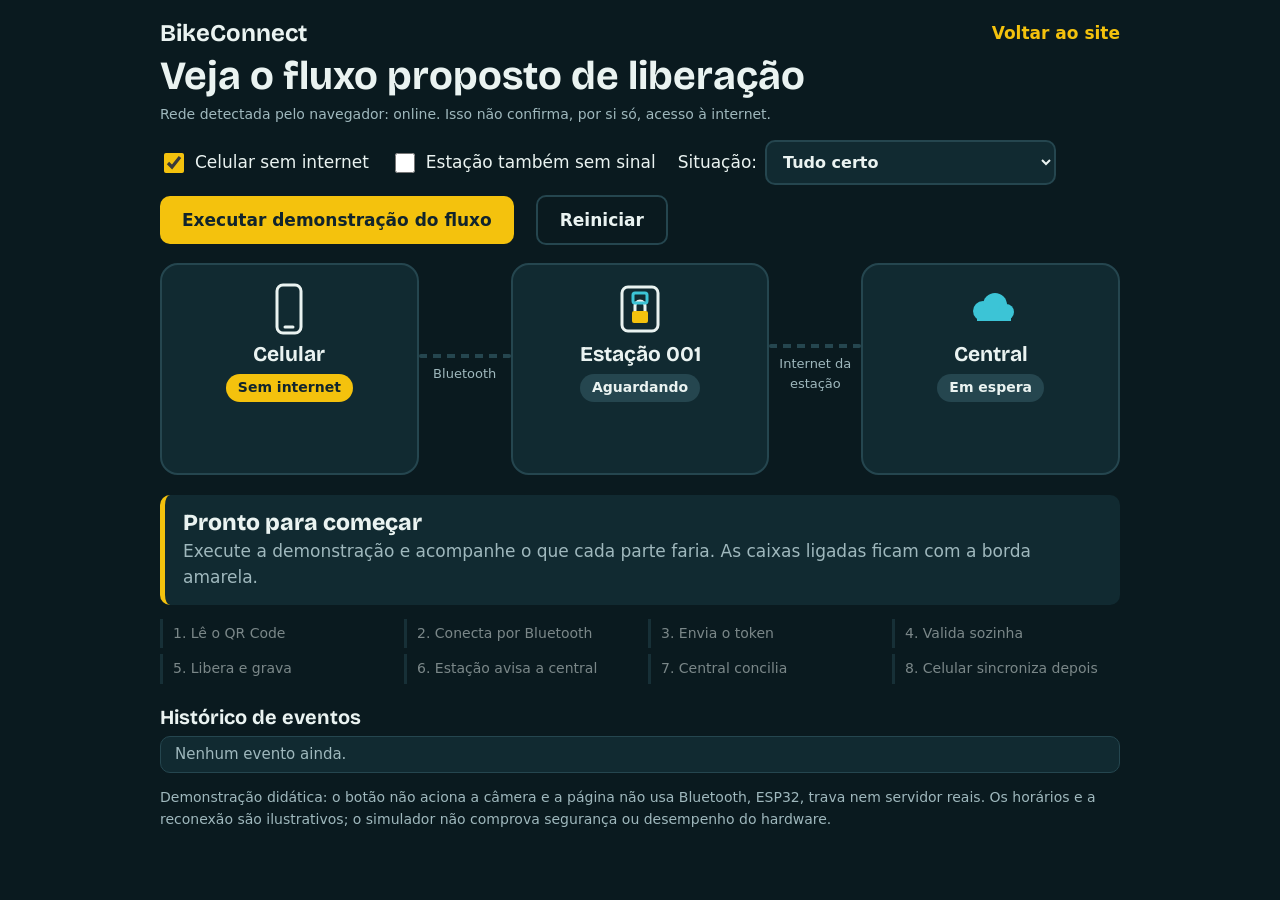
<file: simulador.html>
<!doctype html>
<html lang="pt-BR">
<head>
<meta charset="utf-8">
<meta name="viewport" content="width=device-width, initial-scale=1, viewport-fit=cover">
<title>Simulador BikeConnect | Demonstração didática</title>
<meta name="description" content="Simulação didática do fluxo de liberação offline do BikeConnect.">
<meta name="theme-color" content="#0a1a1f">
<link href="https://fonts.googleapis.com/css2?family=Bricolage+Grotesque:wght@600;800&display=swap" rel="stylesheet">
<style>
:root{--bg:#0a1a1f;--sf:#112a31;--ink:#eaf3f1;--mute:#9fb8bd;--sig:#f4c20d;--teal:#3cc4d6;--line:#25464f;--red:#e5533d;--ok:#2fb57a}
*{box-sizing:border-box}html,body{margin:0;background:var(--bg);color:var(--ink)}
body{font:17px/1.55 system-ui,-apple-system,"Segoe UI",Roboto,sans-serif;padding:env(safe-area-inset-top) 0 env(safe-area-inset-bottom)}
h1,h2,h3{font-family:"Bricolage Grotesque",system-ui,sans-serif;margin:0;line-height:1.1}
.wrap{max-width:1000px;margin:0 auto;padding:20px}
.top{display:flex;justify-content:space-between;align-items:center;gap:12px;margin-bottom:8px}
.top a{color:var(--sig);font-weight:600;text-decoration:none}
body.embed .top,body.embed h1{display:none}body.embed .wrap{padding:8px 4px}
.ctl{display:flex;flex-wrap:wrap;gap:10px 22px;align-items:center;margin:14px 0 18px}
.ctl label{display:flex;gap:8px;align-items:center;cursor:pointer;min-height:44px}
.ctl input{width:20px;height:20px;accent-color:var(--sig)}
button{font:700 17px system-ui;padding:13px 22px;border:0;border-radius:10px;background:var(--sig);color:#11242c;cursor:pointer;min-height:48px}
button[disabled]{opacity:.5;cursor:default}
button.secondary{background:transparent;color:var(--ink);border:2px solid var(--line)}
.ctl button{margin:0}
.statusline{min-height:1.5em}
:focus-visible{outline:3px solid var(--teal);outline-offset:3px}
.stage{display:flex;align-items:stretch;gap:0}
.actor{flex:1 1 0;background:var(--sf);border:2px solid var(--line);border-radius:18px;padding:16px;text-align:center;transition:border-color .3s,transform .3s}
.actor.on{border-color:var(--sig);transform:translateY(-3px)}
.actor svg{width:56px;height:56px;margin:0 auto 6px;display:block}
.actor h3{font-size:21px}
.chip{display:inline-block;margin:8px 0 4px;padding:3px 12px;border-radius:99px;font-size:14px;font-weight:700;background:var(--sig);color:#11242c}
.chip.ok{background:var(--ok);color:#fff}.chip.bad{background:var(--red);color:#fff}.chip.mute{background:var(--line);color:var(--ink)}
.actor p{margin:6px 0 0;color:var(--mute);font-size:15px;min-height:3em}
.link{flex:0 0 92px;display:flex;flex-direction:column;align-items:center;justify-content:center;gap:6px;font-size:13px;color:var(--mute);text-align:center}
.link::before{content:"";display:block;width:100%;height:4px;background:repeating-linear-gradient(90deg,var(--line) 0 8px,transparent 8px 14px);border-radius:2px}
.link.on::before{background:var(--sig);animation:fl .9s linear infinite alternate}
.link.on{color:var(--sig);font-weight:700}
.link.off{color:#ff8a76;font-weight:700}.link.off::before{background:repeating-linear-gradient(90deg,var(--red) 0 8px,transparent 8px 14px)}
@keyframes fl{from{opacity:.35}to{opacity:1}}
.cap{background:var(--sf);border-left:5px solid var(--sig);border-radius:10px;padding:14px 18px;margin:20px 0 14px;min-height:6.2em}
.cap b{display:block;font:800 23px "Bricolage Grotesque",sans-serif;margin-bottom:2px}
.cap span{color:var(--mute)}
ol{list-style:none;margin:0;padding:0;display:grid;grid-template-columns:repeat(4,1fr);gap:6px 16px;font-size:14px}
ol li{border-left:3px solid var(--line);padding:4px 0 4px 10px;opacity:.5}ol li.on{opacity:1;border-color:var(--sig)}ol li.done{opacity:.85;border-color:var(--ok)}
.ctl select{font:600 16px system-ui;padding:10px 12px;border-radius:10px;border:2px solid var(--line);background:var(--sf);color:var(--ink);min-height:44px}
.ctl .sel{display:flex;gap:8px;align-items:center;flex-wrap:wrap}
.logh{font-size:20px;margin:22px 0 8px}
#log{list-style:none;margin:0;padding:0;background:var(--sf);border-radius:10px;border:1px solid var(--line);max-height:230px;overflow:auto;font-size:15px}
#log li{padding:6px 14px;border-bottom:1px solid var(--line)}#log li:last-child{border:0}
#log time{font:700 14px ui-monospace,Menlo,monospace;color:var(--sig);margin-right:10px}
#log li.bad{color:#ff8a76}#log .empty{color:var(--mute)}
.note{color:var(--mute);font-size:14px;margin-top:14px}
@media(max-width:720px){
 body{font-size:16px}.stage{flex-direction:column}.link{flex-basis:auto;min-height:62px;flex-direction:row;gap:10px}
 .link::before{width:4px;height:36px;background:repeating-linear-gradient(180deg,var(--line) 0 8px,transparent 8px 14px)}
 .link.on::before{background:var(--sig)}.link.off::before{background:repeating-linear-gradient(180deg,var(--red) 0 8px,transparent 8px 14px)}ol{grid-template-columns:1fr 1fr}.ctl button{width:100%}
}
@media(prefers-reduced-motion:reduce){*{animation:none!important;transition:none!important}}
</style>
</head>
<body>
<div class="wrap">
<div class="top"><h2 style="font-size:24px">BikeConnect</h2><a href="index.html">Voltar ao site</a></div>
<h1 style="font-size:clamp(28px,6vw,40px)">Veja o fluxo proposto de liberação</h1>
<p id="net" class="note statusline" style="margin:6px 0 0" aria-live="polite"></p>
<div class="ctl">
 <label><input type="checkbox" id="offP" checked> Celular sem internet</label>
 <label><input type="checkbox" id="offS"> Estação também sem sinal</label>
 <div class="sel"><label for="sc" style="min-height:0">Situação:</label><select id="sc"><option value="ok">Tudo certo</option><option value="invalid">Token inválido (falsificado)</option><option value="expired">Token expirado</option><option value="used">Token já utilizado</option><option value="btfail">Bluetooth desconectado</option></select></div>
 <button id="go" type="button">Executar demonstração do fluxo</button><button id="reset" class="secondary" type="button">Reiniciar</button>
</div>
<div class="stage">
 <div class="actor" id="aP"><svg viewBox="0 0 56 56" fill="none" stroke="#eaf3f1" stroke-width="3"><rect x="16" y="4" width="24" height="48" rx="6"/><path d="M24 46h8" stroke-linecap="round"/></svg><h3>Celular</h3><span class="chip" id="cP">Sem internet</span><p id="tP"></p></div>
 <div class="link" id="l1"><span id="m1">Bluetooth</span></div>
 <div class="actor" id="aS"><svg viewBox="0 0 56 56" fill="none" stroke="#eaf3f1" stroke-width="3"><rect x="10" y="6" width="36" height="44" rx="6"/><rect x="20" y="30" width="16" height="12" rx="2" fill="#f4c20d" stroke="none"/><path d="M23 30v-5a5 5 0 0 1 10 0v5"/><rect x="21" y="12" width="14" height="10" rx="2" stroke="#3cc4d6"/></svg><h3>Estação 001</h3><span class="chip mute" id="cS">Aguardando</span><p id="tS"></p></div>
 <div class="link" id="l2"><span id="m2">Internet da estação</span></div>
 <div class="actor" id="aC"><svg viewBox="0 0 56 56" fill="#3cc4d6"><circle cx="20" cy="30" r="10"/><circle cx="32" cy="24" r="12"/><circle cx="43" cy="31" r="8"/><rect x="14" y="30" width="34" height="10"/></svg><h3>Central</h3><span class="chip mute" id="cC">Em espera</span><p id="tC"></p></div>
</div>
<div class="cap" aria-live="polite"><b id="ct">Pronto para começar</b><span id="cd">Execute a demonstração e acompanhe o que cada parte faria. As caixas ligadas ficam com a borda amarela.</span></div>
<ol id="ol"></ol>
<h2 class="logh">Histórico de eventos</h2>
<ul id="log" aria-label="Histórico de eventos da simulação"><li class="empty">Nenhum evento ainda.</li></ul>
<p class="note">Demonstração didática: o botão não aciona a câmera e a página não usa Bluetooth, ESP32, trava nem servidor reais. Os horários e a reconexão são ilustrativos; o simulador não comprova segurança ou desempenho do hardware.</p>
</div>
<script>
(function(){
var $=function(i){return document.getElementById(i)},run=false;
if(/embed/.test(location.search))document.body.className='embed';
function net(){$('net').textContent='Rede detectada pelo navegador: '+(navigator.onLine?'online':'offline')+'. Isso não confirma, por si só, acesso à internet.'}net();addEventListener('online',net);addEventListener('offline',net);
function wait(t){return new Promise(function(r){setTimeout(r,t)})}
function chip(id,txt,k){var e=$(id);e.textContent=txt;e.className='chip'+(k?' '+k:'')}
var T0=10*3600+32*60,clock=T0;
function fmt(t){function z(n){return(n<10?'0':'')+n}return z(Math.floor(t/3600))+':'+z(Math.floor(t/60)%60)+':'+z(t%60)}
function log(txt,bad){var l=$('log');if(l.firstChild&&l.firstChild.className==='empty')l.replaceChildren();var li=document.createElement('li');if(bad)li.className='bad';var tm=document.createElement('time');tm.textContent=fmt(clock);li.appendChild(tm);li.appendChild(document.createTextNode(txt));l.appendChild(li);l.scrollTop=l.scrollHeight}
function reset(){clock=T0;var s=$('offS').checked;chip('cP',$('offP').checked?'Sem internet':'Com internet',$('offP').checked?'':'ok');chip('cS',s?'Sem sinal':'Aguardando',s?'bad':'mute');chip('cC',s?'Sem contato':'Em espera','mute');['tP','tS','tC'].forEach(function(i){$(i).textContent=''});if(s)$('tS').textContent='Sem conexão com a central';['aP','aS','aC','l1','l2'].forEach(function(i){$(i).classList.remove('on')});$('l2').classList.toggle('off',s);$('m2').textContent=s?'sem conexão':'Internet da estação';$('m1').textContent='Bluetooth';var pv=steps();$('ol').replaceChildren();pv.forEach(function(x,i){var li=document.createElement('li');li.textContent=(i+1)+'. '+x.t;$('ol').appendChild(li)});$('log').replaceChildren();var empty=document.createElement('li');empty.className='empty';empty.textContent='Nenhum evento ainda.';$('log').appendChild(empty)}
function steps(){
 var p=$('offP').checked,s=$('offS').checked,sc=$('sc').value,ok=sc==='ok',a=[];
 function A(t,d,on,lk,fn,lg,dt,bad){a.push({t:t,d:d,on:on,lk:lk,fn:fn,lg:lg,dt:dt||3,bad:bad})}
 A('Lê o QR Code','Nesta demonstração, o QR Code é representado pelo identificador EST-001. Ele não é uma senha. Em um app real, a câmera leria esse identificador sem consultar a internet.',['aP'],null,function(){$('tP').textContent='Lendo o QR Code da estação';if(!$('offS').checked)chip('cS','Pronta')},'QR Code lido: estação EST-001',2);
 A('Conecta por Bluetooth','O celular conversa direto com a estação, sem passar pela internet.',['aP','aS'],['l1','Bluetooth'],function(){$('tP').textContent='Conectando à estação'},'Conexão Bluetooth iniciada',3);
 if(sc==='btfail'){
  A('Bluetooth falha','O sinal caiu ou o celular saiu do alcance. Sem a conexão direta, nada chega à estação e a trava continua fechada.',['aP','aS'],['l1','sem conexão'],function(){chip('cS','Sem conexão','bad');$('tP').textContent='Não conectou'},'Bluetooth desconectado',4,1);
  A('Retirada negada','Sem conexão não há como autorizar. O usuário precisa chegar mais perto e tentar de novo.',['aP'],null,function(){$('tP').textContent='Bicicleta não liberada'},'Retirada não autorizada: sem Bluetooth',2,1);
  return a}
 A('Envia o token',$('offP').checked?'No produto planejado, o token será uma credencial assinada e de curta duração, baixada previamente quando havia internet.':'No produto planejado, o celular online poderá obter ou renovar a credencial antes de enviá-la à estação.',['aP','aS'],['l1','token assinado'],function(){$('tP').textContent='Enviando o token';$('tS').textContent='Recebendo o token'},'Token recebido pela estação',2);
 if(ok){
  A('Valida sozinha','No produto planejado, a estação precisará conferir assinatura, validade com relógio confiável e histórico local de uso. Esta tela apenas representa essas verificações.',['aS'],null,function(){chip('cS','Conferindo');$('tS').textContent='Assinatura e validade ok'},'Assinatura validada; token dentro do prazo e ainda não usado',2);
  A('Libera e grava','No produto real, a trava só poderá abrir após validação e gravação segura do evento. Aqui, a abertura é apenas ilustrativa. O identificador passa a constar como usado nesta estação.',['aS','aP'],null,function(){chip('cS','Trava aberta','ok');$('tS').textContent='Registro gravado na memória';$('tP').textContent='Bicicleta liberada!'},'Bicicleta liberada; registro salvo na memória da estação',3);
 }else{
  var m={invalid:['Assinatura inválida','A assinatura não bate com a chave da central: o token foi inventado ou alterado.','Recusado: assinatura inválida'],
   expired:['Token vencido','A validade configurada para essa credencial acabou. O celular precisa de internet uma vez para baixar um token novo.','Recusado: token expirado'],
   used:['Token já utilizado','A estação só reconhece reutilização localmente se já tiver registrado aquele identificador; outras estações offline não compartilham esse histórico.','Recusado: token já utilizado']}[sc];
  A('Valida sozinha','No produto planejado, a estação precisará conferir assinatura, validade com relógio confiável e histórico local de uso. Esta tela apenas representa essas verificações.',['aS'],null,function(){chip('cS','Conferindo');$('tS').textContent='Conferindo o token'},'Validando assinatura, validade e uso do token',2);
  A('Recusa a liberação',m[1],['aS','aP'],null,function(){chip('cS','Recusado','bad');$('tS').textContent=m[0];$('tP').textContent='Bicicleta não liberada'},m[2],2,1);
  A('Grava a tentativa','No produto real, a estação deverá guardar a tentativa recusada para auditoria. A trava continua fechada.',['aS'],null,function(){$('tS').textContent='Tentativa registrada'},'Tentativa recusada gravada na memória',2);
 }
 if(s)A('Registro na fila','A estação está sem sinal. No produto real, o evento deverá ficar em armazenamento local persistente e ser enviado quando a conexão voltar.',['aS'],null,function(){chip('cS','Sem sinal · 1 pendente','bad');$('tS').textContent='1 registro na fila, aguardando conexão'},'Estação sem sinal: 1 registro na fila',3);
 A(s?'Estação recupera a conexão e avisa a central':'Estação avisa a central',ok?'No produto planejado, a estação envia à central os dados mínimos do evento: identificador da credencial, estação, resultado e horário.':'No produto planejado, a estação envia à central o registro da tentativa recusada.',['aS','aC'],['l2',ok?'registro da retirada':'tentativa recusada'],function(){chip('cS','Conectada','ok');$('tS').textContent='Registro enviado';chip('cC','Recebendo')},(s?'Conexão restabelecida. ':'')+'Registro sincronizado com a central',s?780:3);
 A(ok?'Central concilia':'Central registra a tentativa',ok?'No produto planejado, a central reconcilia o evento recebido com os registros e aplica as regras da operadora. A sincronização da estação não depende de o celular já ter recuperado a internet.':'No produto planejado, a central registra a tentativa recusada para auditoria. Nenhuma viagem é criada nesta demonstração.',['aC'],null,function(){chip('cC',ok?'Viagem registrada':'Tentativa registrada','ok');$('tC').textContent=ok?'Usuário, estação e horário salvos':'Nenhuma viagem criada'},ok?'Central recebeu evento para conciliação':'Central recebeu tentativa recusada',3);
 if(p&&ok)A('Celular sincroniza depois','Ao recuperar a internet, o app recebe o comprovante da viagem e novos tokens.',['aP','aC'],['l2','comprovante'],function(){chip('cP','Online','ok');$('tP').textContent='Comprovante recebido'},'Celular online: comprovante e novos tokens recebidos',5);
 return a}
$('go').onclick=async function(){if(run)return;run=true;this.disabled=true;$('sc').disabled=true;$('offP').disabled=true;$('offS').disabled=true;reset();var a=steps(),ok=$('sc').value==='ok';
 $('ol').replaceChildren();a.forEach(function(x,i){var item=document.createElement('li');item.textContent=(i+1)+'. '+x.t;$('ol').appendChild(item)});var li=$('ol').children;
 for(var i=0;i<a.length;i++){var x=a[i];
  ['aP','aS','aC','l1','l2'].forEach(function(k){$(k).classList.remove('on')});
  for(var j=0;j<i;j++)li[j].className='done';li[i].className='on';
  x.on.forEach(function(k){$(k).classList.add('on')});if(x.lk&&x.lk[0]==='l2')$('l2').classList.remove('off');
  if(x.lk){$(x.lk[0]).classList.add('on');$('m'+x.lk[0].slice(1)).textContent=x.lk[1]}
  clock+=x.dt;$('ct').textContent=(i+1)+'. '+x.t;$('cd').textContent=x.d;x.fn();log(x.lg,x.bad);await wait(1700)}
 ['aP','aS','aC','l1','l2'].forEach(function(k){$(k).classList.remove('on')});
 for(var j=0;j<li.length;j++)li[j].className='done';
 $('l2').classList.remove('off');$('m2').textContent='Internet da estação';$('ct').textContent='Simulação concluída';
 if(ok){$('cd').textContent=$('offP').checked?'A retirada foi autorizada com uma credencial previamente armazenada. A central recebeu o evento após a sincronização da estação.':'A retirada foi autorizada com o celular online. A central recebeu o evento da estação.'}
 else if($('sc').value==='btfail'){$('cd').textContent='A bicicleta permaneceu travada. Sem Bluetooth, o token nem chegou à estação, então não houve tentativa para registrar.'}
 else{$('cd').textContent='A bicicleta permaneceu travada. A tentativa foi recusada localmente e registrada para auditoria.'}
 run=false;this.disabled=false;$('sc').disabled=false;$('offP').disabled=false;$('offS').disabled=false;this.textContent='Executar novamente'};
$('sc').onchange=function(){if(!run)reset()};$('offS').onchange=function(){if(!run)reset()};
$('offP').onchange=function(){if(!run)reset()};
$('reset').onclick=function(){if(run)return;reset();$('ct').textContent='Pronto para começar';$('cd').textContent='Escolha as condições e inicie a simulação.';$('go').textContent='Executar demonstração do fluxo'};
reset();
})();
</script>
</body>
</html>
</file>
